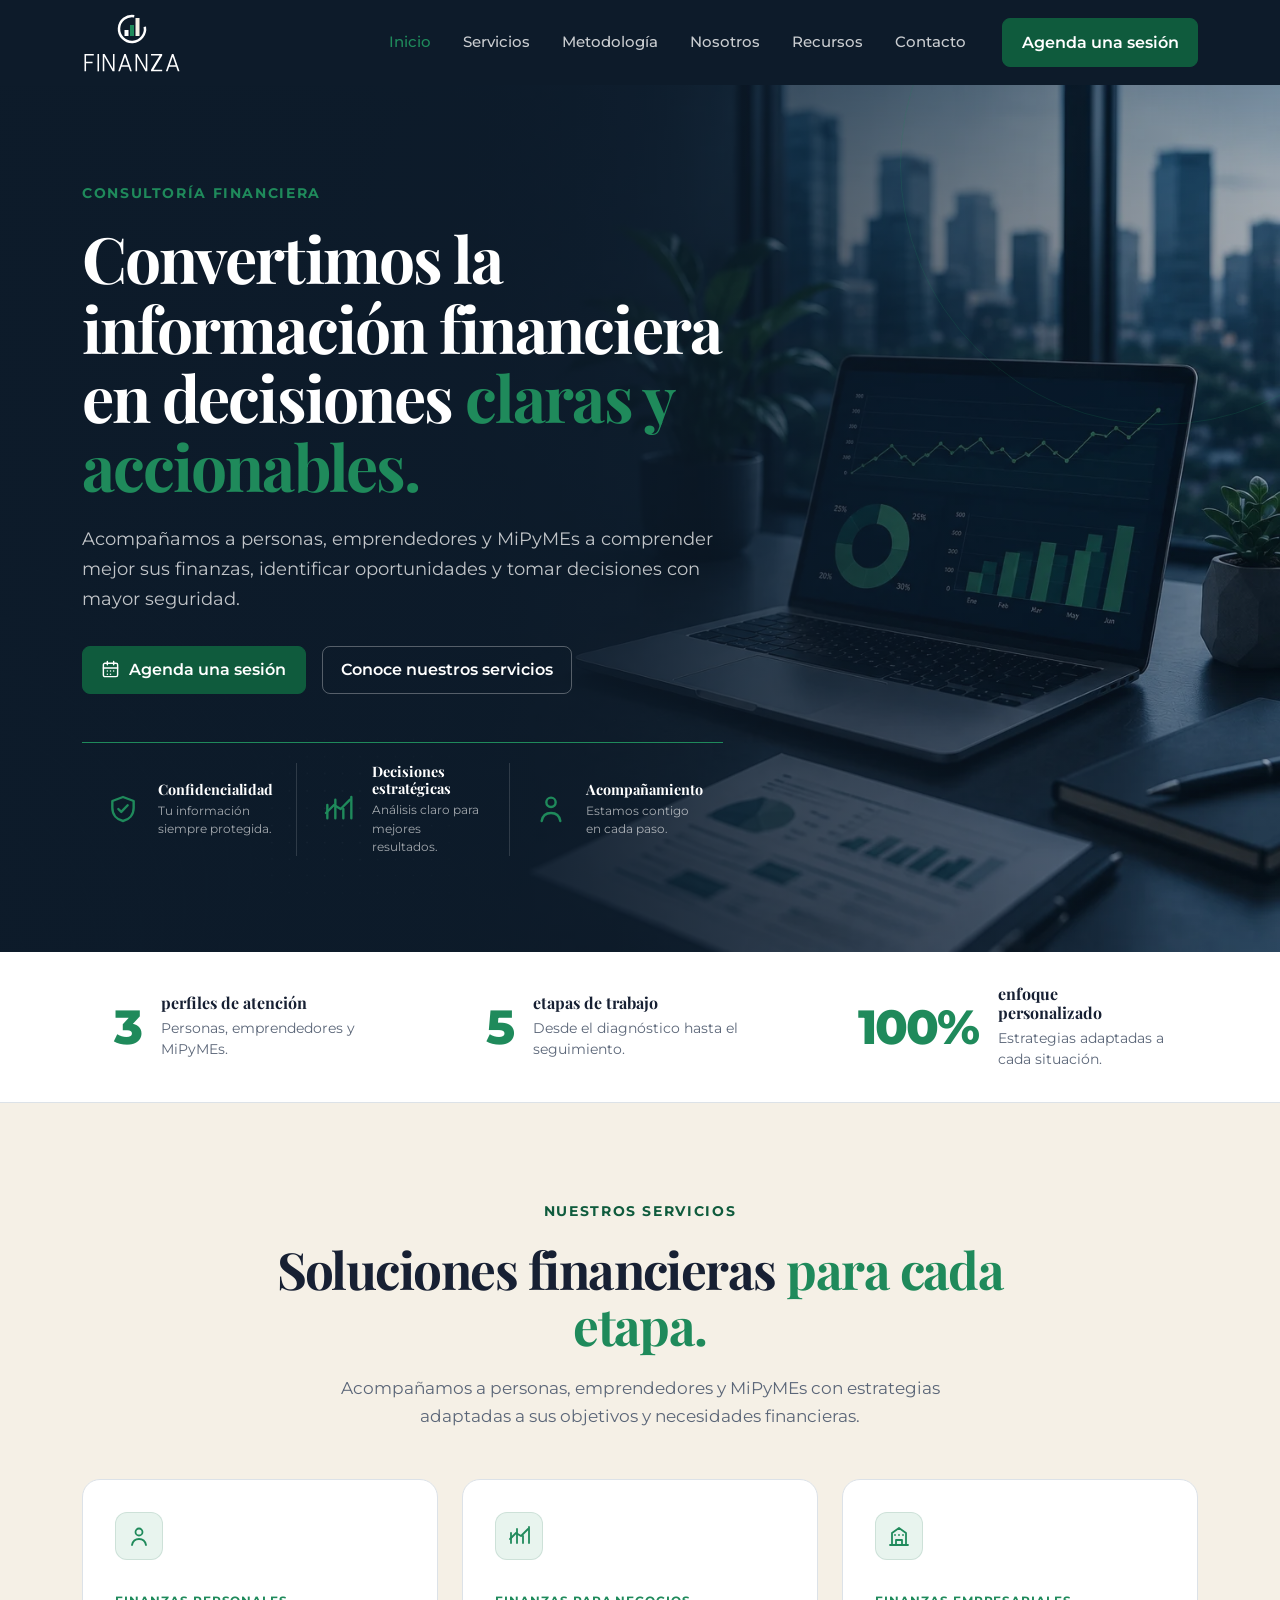
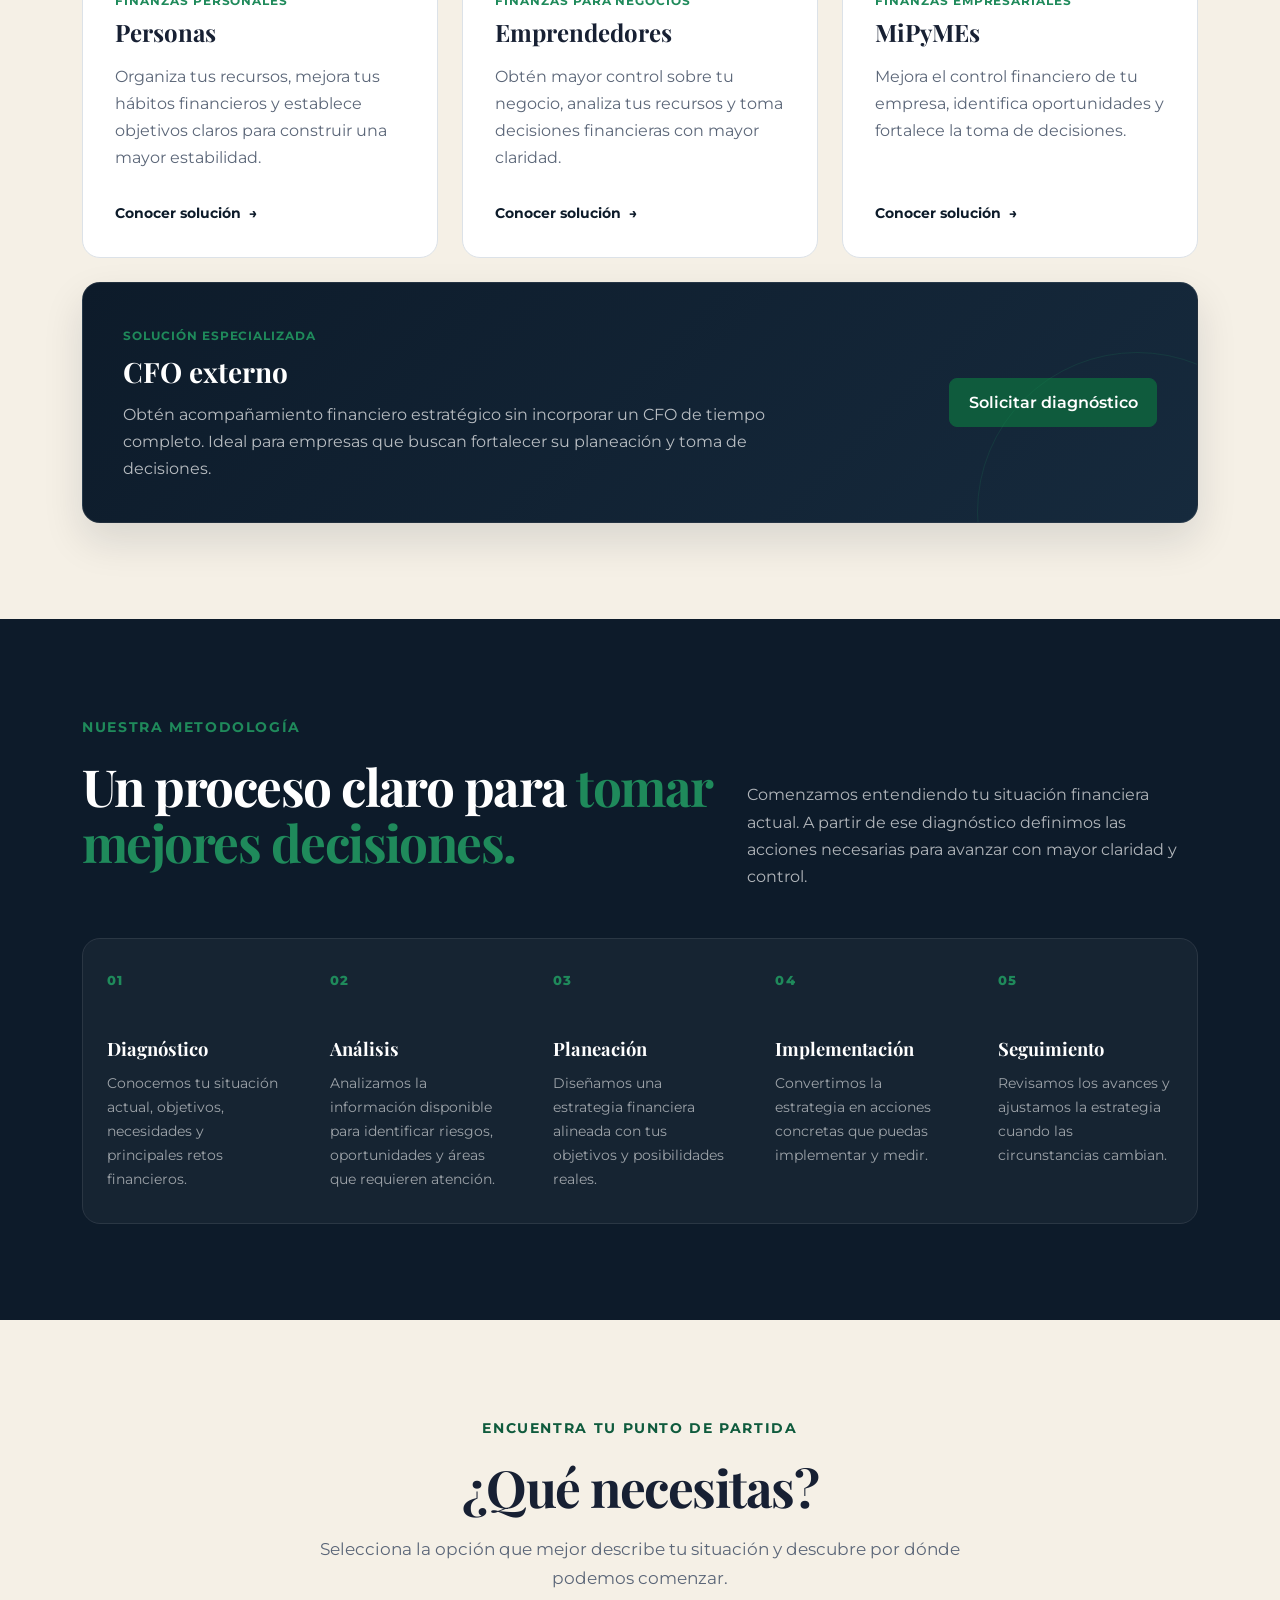
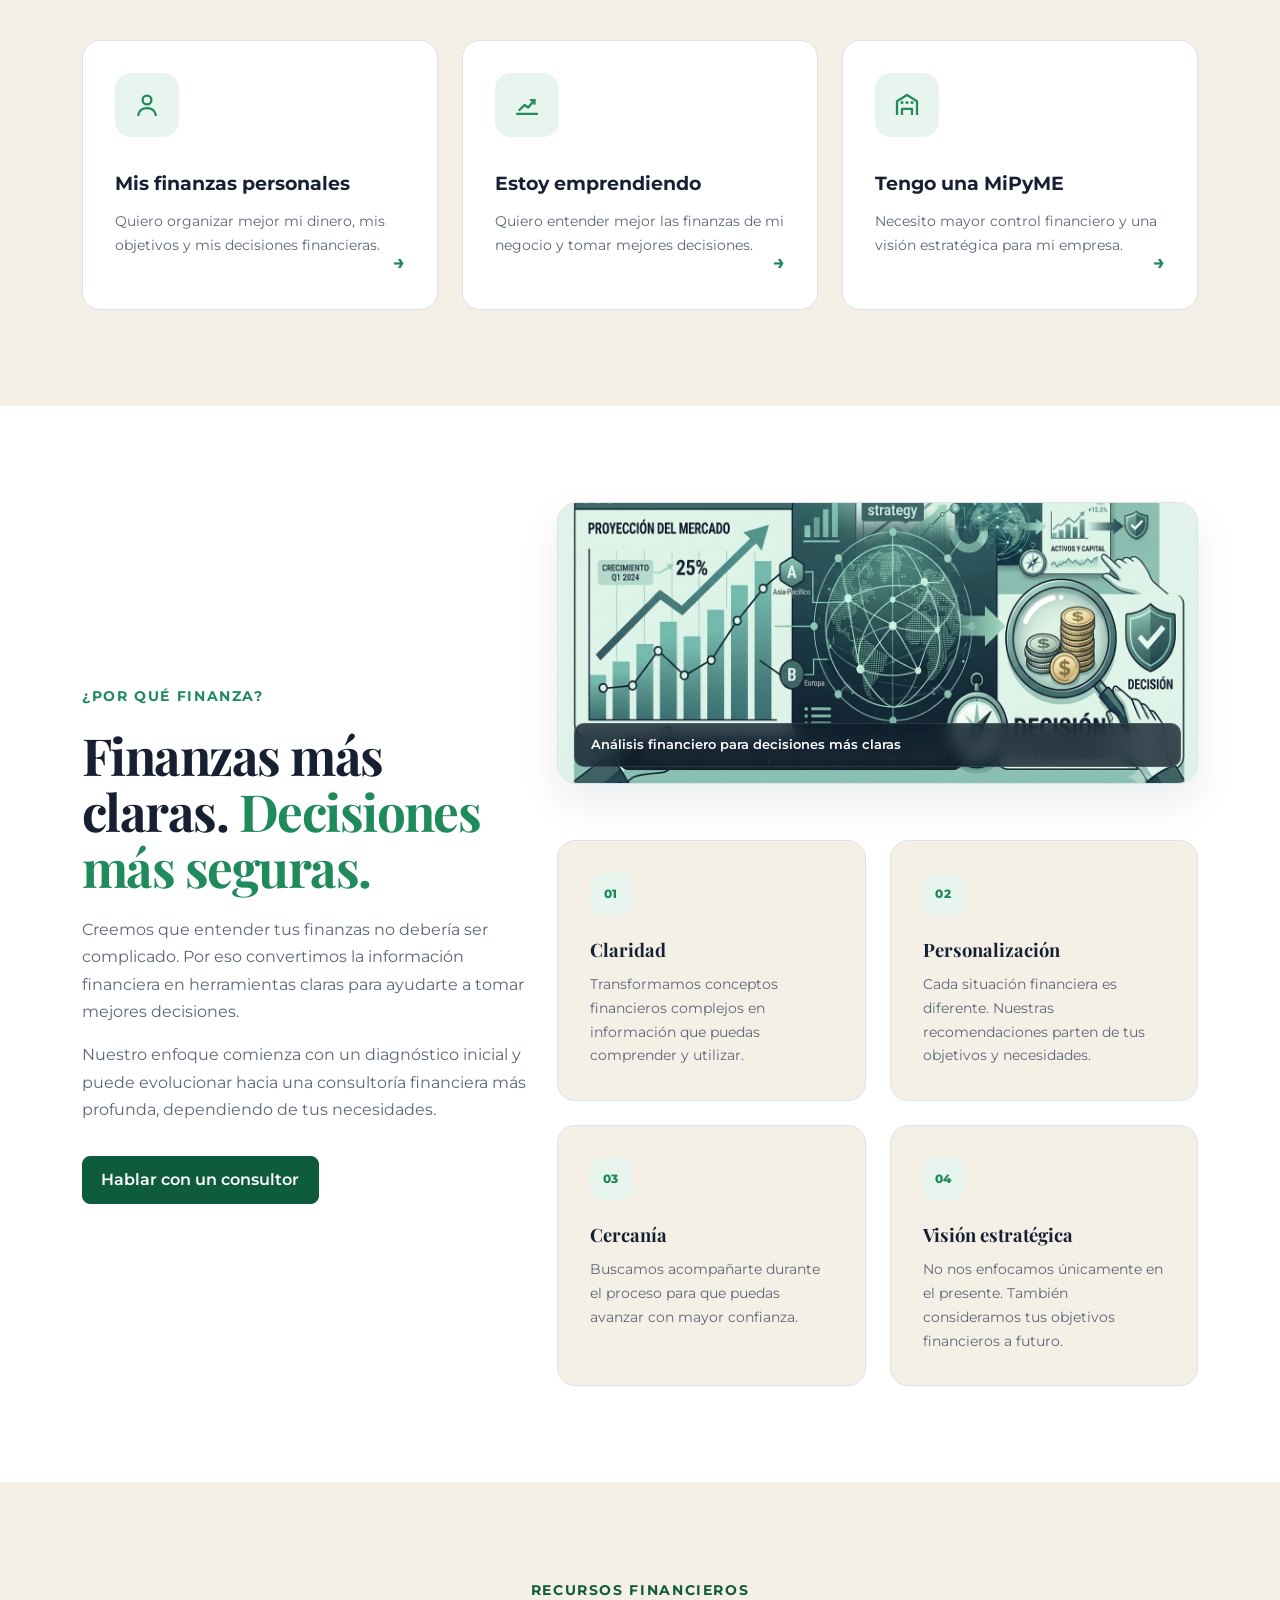
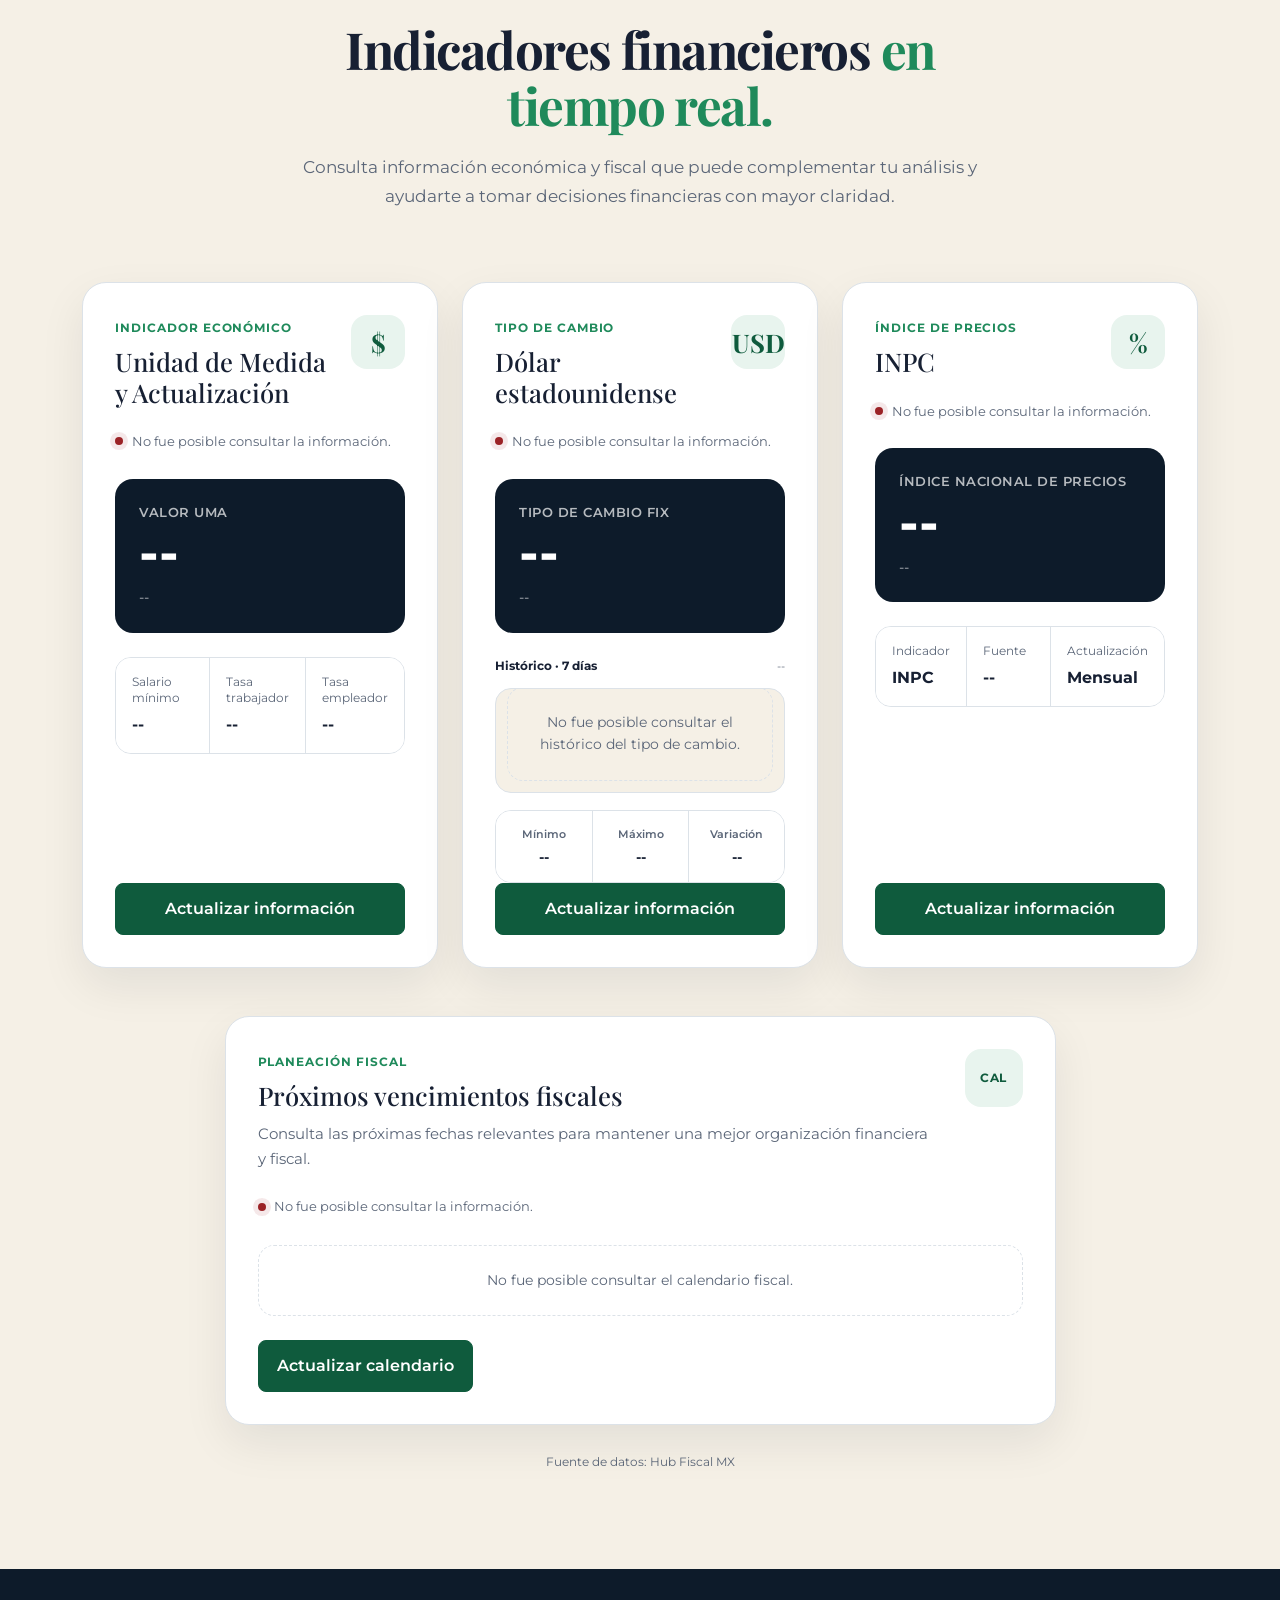
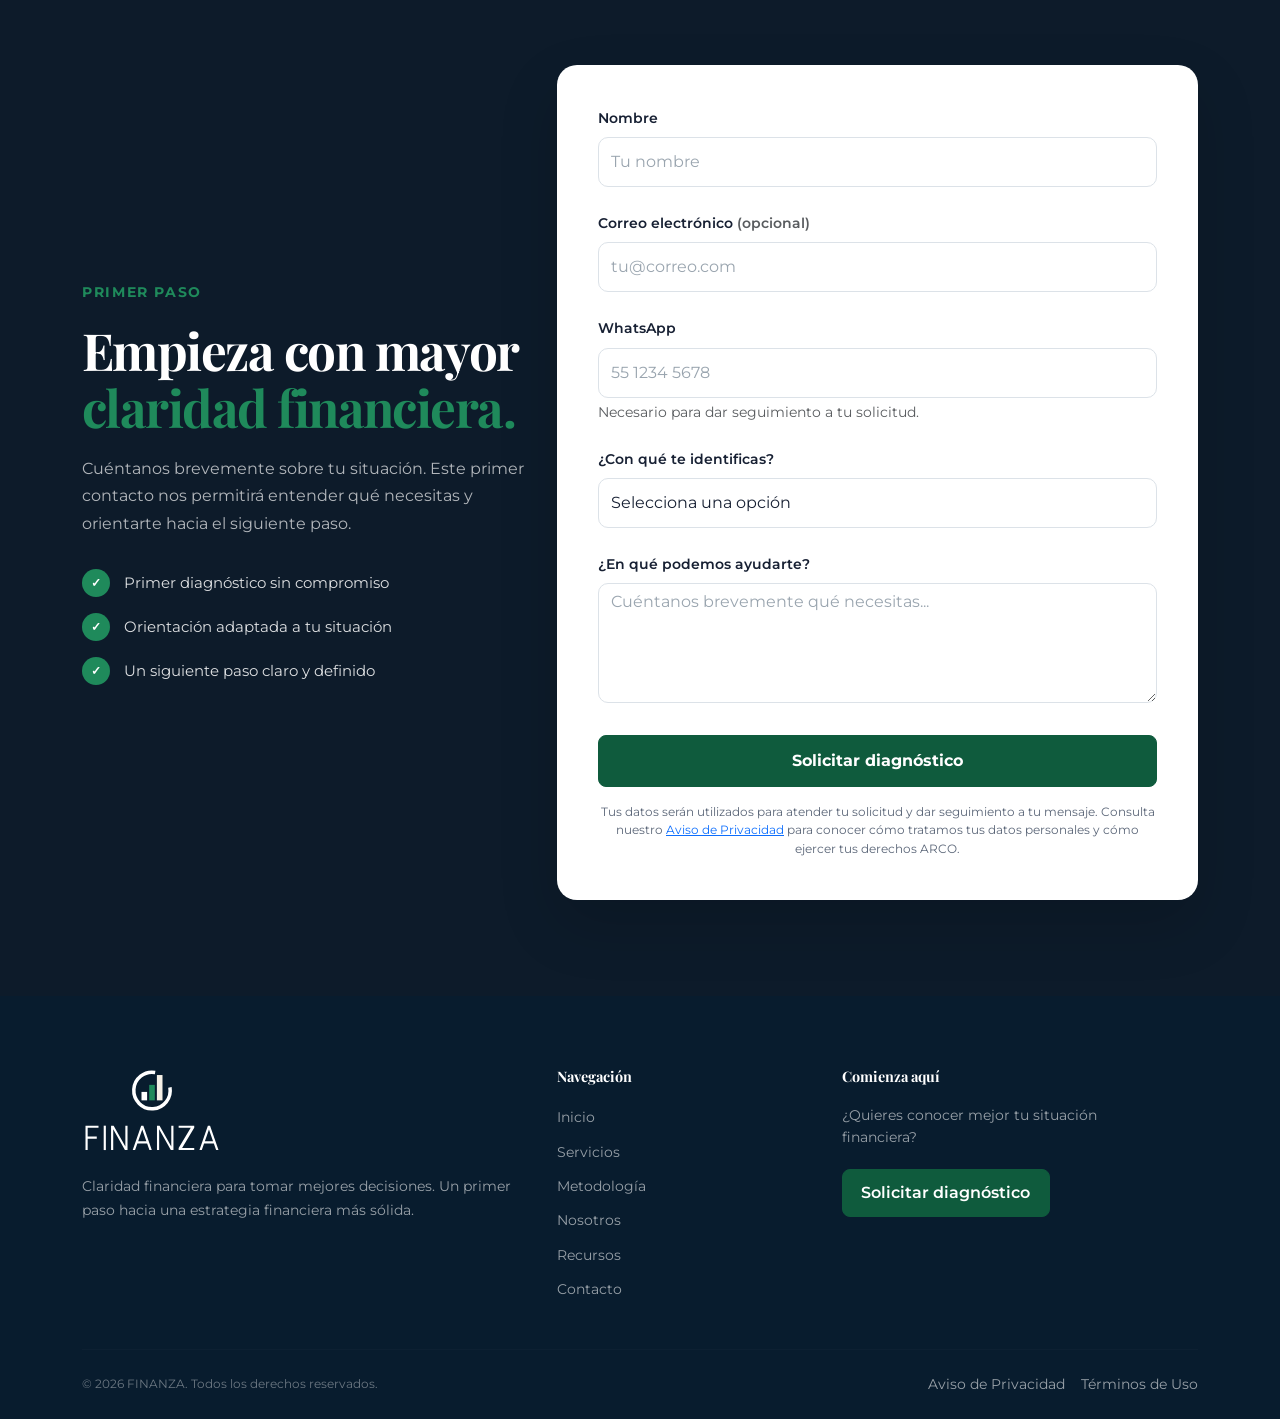
<file: index.html>
<!DOCTYPE html>
<html lang="es">

<head>
    <meta charset="UTF-8">

    <meta name="viewport" content="width=device-width, initial-scale=1.0">

    <title>FINANZA | Consultoría Financiera</title>

    <meta
        name="description"
        content="FINANZA es una consultoría financiera para personas, emprendedores y MiPyMEs. Te ayudamos a comprender tus finanzas y tomar decisiones más claras y estratégicas."
    >

    <meta
        name="author"
        content="FINANZA Consultoría Financiera"
    >

    <meta
        name="robots"
        content="index, follow"
    >

    <!-- Favicon FINANZA -->
    <link rel="icon" type="image/svg+xml" href="icons/favicon.svg">
    <link rel="icon" type="image/png" sizes="32x32" href="icons/favicon-32.png">
    <link rel="icon" type="image/png" sizes="16x16" href="icons/favicon-16.png">
    <link rel="apple-touch-icon" href="icons/apple-touch-icon.png">

    <!-- Google Fonts -->
    <link rel="preconnect" href="https://fonts.googleapis.com">
    <link
        rel="preconnect"
        href="https://fonts.gstatic.com"
        crossorigin
    >

    <link
        href="https://fonts.googleapis.com/css2?family=Montserrat:wght@400;500;600;700&family=Playfair+Display:wght@500;600;700&display=swap"
        rel="stylesheet"
    >

    <!-- Bootstrap -->
    <link
        href="https://cdn.jsdelivr.net/npm/bootstrap@5.3.8/dist/css/bootstrap.min.css"
        rel="stylesheet"
    >

    <!-- CSS FINANZA -->
    <link
        rel="stylesheet"
        href="style.css"
    >
</head>

<body>

<header>

    <nav
        class="navbar navbar-expand-lg navbar-dark finanza-navbar"
        id="mainNavbar"
    >

        <div class="container">

          <a
    class="navbar-brand finanza-brand"
    href="#inicio"
>
    <img
        src="icons/imagotipo-blanco.svg"
        alt="FINANZA Consultoría Financiera"
        class="finanza-logo"
    >
</a>

            <button
                class="navbar-toggler"
                type="button"
                data-bs-toggle="collapse"
                data-bs-target="#mainNavigation"
                aria-controls="mainNavigation"
                aria-expanded="false"
                aria-label="Abrir menú de navegación"
            >
                <span class="navbar-toggler-icon"></span>
            </button>


            <div
                class="collapse navbar-collapse"
                id="mainNavigation"
            >

                <ul class="navbar-nav ms-auto align-items-lg-center gap-lg-2">

                    <li class="nav-item">
                        <a
                            class="nav-link active"
                            aria-current="page"
                            href="#inicio"
                        >
                            Inicio
                        </a>
                    </li>

                    <li class="nav-item">
                        <a
                            class="nav-link"
                            href="#servicios"
                        >
                            Servicios
                        </a>
                    </li>

                    <li class="nav-item">
                        <a
                            class="nav-link"
                            href="#metodologia"
                        >
                            Metodología
                        </a>
                    </li>

                    <li class="nav-item">
                        <a
                            class="nav-link"
                            href="#nosotros"
                        >
                            Nosotros
                        </a>
                    </li>

                    <li class="nav-item">
                        <a
                            class="nav-link"
                            href="#recursos"
                        >
                            Recursos
                        </a>
                    </li>

                    <li class="nav-item">
                        <a
                            class="nav-link"
                            href="#contacto"
                        >
                            Contacto
                        </a>
                    </li>

                    <li class="nav-item ms-lg-3 mt-3 mt-lg-0">

                        <a
                            class="btn finanza-btn-primary"
                            href="#contacto"
                        >
                            Agenda una sesión
                        </a>

                    </li>

                </ul>

            </div>

        </div>

    </nav>

</header>


<main>


<!-- =========================================
     HERO
     ========================================= -->

<section
    id="inicio"
    class="finanza-hero"
    aria-labelledby="hero-title"
>

    <div class="container">

        <div class="row align-items-center gy-5">

            <div class="col-lg-8 col-xl-7">

                <span class="finanza-eyebrow">
                    Consultoría financiera
                </span>


                <h1
                    id="hero-title"
                    class="finanza-hero-title"
                >
                    Convertimos la información financiera en decisiones
                    <span>claras y accionables.</span>
                </h1>


                <p class="finanza-hero-description">
                    Acompañamos a personas, emprendedores y MiPyMEs a comprender mejor sus finanzas,
                    identificar oportunidades y tomar decisiones con mayor seguridad.
                </p>


                <div class="finanza-hero-actions">

                    <a
                        href="#contacto"
                        class="btn finanza-btn-primary"
                    >

                        <svg
                            class="finanza-btn-icon"
                            viewBox="0 0 24 24"
                            fill="none"
                            stroke="currentColor"
                            stroke-width="1.8"
                            stroke-linecap="round"
                            stroke-linejoin="round"
                            aria-hidden="true"
                        >
                            <rect
                                x="3"
                                y="4"
                                width="18"
                                height="17"
                                rx="2"
                            />

                            <path d="M16 2v4M8 2v4M3 10h18"/>

                            <path
                                d="M8 14h.01M12 14h.01M16 14h.01M8 18h.01M12 18h.01"
                            />
                        </svg>

                        <span>
                            Agenda una sesión
                        </span>

                    </a>


                    <a
                        href="#servicios"
                        class="btn finanza-btn-secondary"
                    >
                        Conoce nuestros servicios
                    </a>

                </div>


                <div class="finanza-hero-features">

                    <article class="finanza-hero-feature">

                        <span
                            class="finanza-hero-feature-icon"
                            aria-hidden="true"
                        >

                            <svg
                                viewBox="0 0 24 24"
                                fill="none"
                                stroke="currentColor"
                                stroke-width="1.8"
                                stroke-linecap="round"
                                stroke-linejoin="round"
                            >
                                <path
                                    d="M12 3 4 6v5c0 5.25 3.4 8.9 8 10 4.6-1.1 8-4.75 8-10V6l-8-3Z"
                                />

                                <path
                                    d="m8.5 12 2.2 2.2 4.8-5"
                                />
                            </svg>

                        </span>


                        <div>

                            <h3>
                                Confidencialidad
                            </h3>

                            <p>
                                Tu información siempre protegida.
                            </p>

                        </div>

                    </article>


                    <article class="finanza-hero-feature">

                        <span
                            class="finanza-hero-feature-icon"
                            aria-hidden="true"
                        >

                            <svg
                                viewBox="0 0 24 24"
                                fill="none"
                                stroke="currentColor"
                                stroke-width="1.8"
                                stroke-linecap="round"
                                stroke-linejoin="round"
                            >
                                <path
                                    d="M4 19V9M10 19V5M16 19v-7M22 19V3"
                                />

                                <path
                                    d="m3 15 6-6 5 3 7-7"
                                />
                            </svg>

                        </span>


                        <div>

                            <h3>
                                Decisiones estratégicas
                            </h3>

                            <p>
                                Análisis claro para mejores resultados.
                            </p>

                        </div>

                    </article>


                    <article class="finanza-hero-feature">

                        <span
                            class="finanza-hero-feature-icon"
                            aria-hidden="true"
                        >

                            <svg
                                viewBox="0 0 24 24"
                                fill="none"
                                stroke="currentColor"
                                stroke-width="1.8"
                                stroke-linecap="round"
                                stroke-linejoin="round"
                            >
                                <circle
                                    cx="12"
                                    cy="7"
                                    r="3.5"
                                />

                                <path
                                    d="M5 21c.7-4 3-6 7-6s6.3 2 7 6"
                                />
                            </svg>

                        </span>


                        <div>

                            <h3>
                                Acompañamiento
                            </h3>

                            <p>
                                Estamos contigo en cada paso.
                            </p>

                        </div>

                    </article>

                </div>

            </div>

        </div>

    </div>

</section>


<!-- =========================================
     INDICADORES GENERALES
     ========================================= -->

<section
    class="finanza-stats"
    aria-label="Características de FINANZA"
>

    <div class="container">

        <div class="row g-0">

            <div class="col-12 col-md-4">

                <div class="finanza-stat">

                    <span class="finanza-stat-number">
                        3
                    </span>

                    <div>

                        <h2 class="finanza-stat-title">
                            perfiles de atención
                        </h2>

                        <p class="finanza-stat-text">
                            Personas, emprendedores y MiPyMEs.
                        </p>

                    </div>

                </div>

            </div>


            <div class="col-12 col-md-4">

                <div class="finanza-stat">

                    <span class="finanza-stat-number">
                        5
                    </span>

                    <div>

                        <h2 class="finanza-stat-title">
                            etapas de trabajo
                        </h2>

                        <p class="finanza-stat-text">
                            Desde el diagnóstico hasta el seguimiento.
                        </p>

                    </div>

                </div>

            </div>


            <div class="col-12 col-md-4">

                <div class="finanza-stat">

                    <span class="finanza-stat-number">
                        100%
                    </span>

                    <div>

                        <h2 class="finanza-stat-title">
                            enfoque personalizado
                        </h2>

                        <p class="finanza-stat-text">
                            Estrategias adaptadas a cada situación.
                        </p>

                    </div>

                </div>

            </div>

        </div>

    </div>

</section>


<!-- =========================================
     SERVICIOS
     ========================================= -->

<section
    id="servicios"
    class="finanza-services section-padding"
    aria-labelledby="services-title"
    data-reveal
>

    <div class="container">


        <div
            class="row justify-content-center mb-5"
            data-reveal
        >

            <div class="col-lg-8 text-center">

                <span class="finanza-eyebrow finanza-eyebrow-dark">
                    Nuestros servicios
                </span>

                <h2
                    id="services-title"
                    class="finanza-section-title"
                >
                    Soluciones financieras
                    <span>para cada etapa.</span>
                </h2>

                <p class="finanza-section-description mx-auto">
                    Acompañamos a personas, emprendedores y MiPyMEs con estrategias adaptadas a sus objetivos y necesidades financieras.
                </p>

            </div>

        </div>


        <div class="row g-4">


            <!-- PERSONAS -->

            <div class="col-md-6 col-xl-4">

                <article
                    class="finanza-service-card h-100"
                    data-reveal
                    data-reveal-delay="1"
                >

                    <div
                        class="finanza-service-icon"
                        aria-hidden="true"
                    >

                        <svg
                            viewBox="0 0 24 24"
                            fill="none"
                            stroke="currentColor"
                            stroke-width="1.8"
                            stroke-linecap="round"
                            stroke-linejoin="round"
                        >
                            <circle
                                cx="12"
                                cy="8"
                                r="3.5"
                            />

                            <path
                                d="M5 21c.7-3.5 3-6 7-6s6.3 2.5 7 6"
                            />
                        </svg>

                    </div>


                    <div class="finanza-service-content">

                        <span class="finanza-service-category">
                            Finanzas personales
                        </span>

                        <h3 class="finanza-service-title">
                            Personas
                        </h3>

                        <p class="finanza-service-description">
                            Organiza tus recursos, mejora tus hábitos financieros y establece objetivos claros para construir una mayor estabilidad.
                        </p>

                        <a
                            href="#contacto"
                            class="finanza-service-link"
                            aria-label="Solicitar asesoría para finanzas personales"
                        >
                            Conocer solución
                            <span aria-hidden="true">
                                →
                            </span>
                        </a>

                    </div>

                </article>

            </div>


            <!-- EMPRENDEDORES -->

            <div class="col-md-6 col-xl-4">

                <article
                    class="finanza-service-card h-100"
                    data-reveal
                    data-reveal-delay="2"
                >

                    <div
                        class="finanza-service-icon"
                        aria-hidden="true"
                    >

                        <svg
                            viewBox="0 0 24 24"
                            fill="none"
                            stroke="currentColor"
                            stroke-width="1.8"
                            stroke-linecap="round"
                            stroke-linejoin="round"
                        >
                            <path
                                d="M4 19V9M10 19V5M16 19v-7M22 19V3"
                            />

                            <path
                                d="m3 15 6-6 5 3 7-7"
                            />
                        </svg>

                    </div>


                    <div class="finanza-service-content">

                        <span class="finanza-service-category">
                            Finanzas para negocios
                        </span>

                        <h3 class="finanza-service-title">
                            Emprendedores
                        </h3>

                        <p class="finanza-service-description">
                            Obtén mayor control sobre tu negocio, analiza tus recursos y toma decisiones financieras con mayor claridad.
                        </p>

                        <a
                            href="#contacto"
                            class="finanza-service-link"
                            aria-label="Solicitar asesoría para emprendedores"
                        >
                            Conocer solución
                            <span aria-hidden="true">
                                →
                            </span>
                        </a>

                    </div>

                </article>

            </div>


            <!-- MIPYMES -->

            <div class="col-md-6 col-xl-4">

                <article
                    class="finanza-service-card h-100"
                    data-reveal
                    data-reveal-delay="3"
                >

                    <div
                        class="finanza-service-icon"
                        aria-hidden="true"
                    >

                        <svg
                            viewBox="0 0 24 24"
                            fill="none"
                            stroke="currentColor"
                            stroke-width="1.8"
                            stroke-linecap="round"
                            stroke-linejoin="round"
                        >
                            <path
                                d="M3 21h18M5 21V9l7-5 7 5v12M9 21v-5h6v5M8 11h.01M12 11h.01M16 11h.01"
                            />
                        </svg>

                    </div>


                    <div class="finanza-service-content">

                        <span class="finanza-service-category">
                            Finanzas empresariales
                        </span>

                        <h3 class="finanza-service-title">
                            MiPyMEs
                        </h3>

                        <p class="finanza-service-description">
                            Mejora el control financiero de tu empresa, identifica oportunidades y fortalece la toma de decisiones.
                        </p>

                        <a
                            href="#contacto"
                            class="finanza-service-link"
                            aria-label="Solicitar asesoría para MiPyMEs"
                        >
                            Conocer solución
                            <span aria-hidden="true">
                                →
                            </span>
                        </a>

                    </div>

                </article>

            </div>


            <!-- CFO -->

            <div class="col-12">

                <article
                    class="finanza-service-feature"
                    data-reveal
                    data-reveal-delay="4"
                >

                    <div>

                        <span class="finanza-service-category">
                            Solución especializada
                        </span>

                        <h3 class="finanza-feature-title">
                            CFO externo
                        </h3>

                        <p class="finanza-feature-description">
                            Obtén acompañamiento financiero estratégico sin incorporar un CFO de tiempo completo.
                            Ideal para empresas que buscan fortalecer su planeación y toma de decisiones.
                        </p>

                    </div>


                    <a
                        href="#contacto"
                        class="btn finanza-btn-primary"
                    >
                        Solicitar diagnóstico
                    </a>

                </article>

            </div>

        </div>

    </div>

</section>


<!-- =========================================
     METODOLOGÍA
     ========================================= -->

<section
    id="metodologia"
    class="finanza-methodology section-padding"
    aria-labelledby="methodology-title"
    data-reveal
>

    <div class="container">


        <div class="row align-items-end gy-4 mb-5">

            <div class="col-lg-7">

                <span class="finanza-eyebrow">
                    Nuestra metodología
                </span>

                <h2
                    id="methodology-title"
                    class="finanza-section-title finanza-section-title-light"
                >
                    Un proceso claro para
                    <span>tomar mejores decisiones.</span>
                </h2>

            </div>


            <div class="col-lg-5">

                <p class="finanza-methodology-intro">
                    Comenzamos entendiendo tu situación financiera actual. A partir de ese diagnóstico definimos las acciones necesarias para avanzar con mayor claridad y control.
                </p>

            </div>

        </div>


        <div class="row g-0 finanza-methodology-grid">


            <div class="col-12 col-md-6 col-lg">

                <article
                    class="finanza-step"
                    data-reveal
                    data-reveal-delay="1"
                >

                    <span class="finanza-step-number">
                        01
                    </span>

                    <h3 class="finanza-step-title">
                        Diagnóstico
                    </h3>

                    <p class="finanza-step-description">
                        Conocemos tu situación actual, objetivos, necesidades y principales retos financieros.
                    </p>

                </article>

            </div>


            <div class="col-12 col-md-6 col-lg">

                <article
                    class="finanza-step"
                    data-reveal
                    data-reveal-delay="2"
                >

                    <span class="finanza-step-number">
                        02
                    </span>

                    <h3 class="finanza-step-title">
                        Análisis
                    </h3>

                    <p class="finanza-step-description">
                        Analizamos la información disponible para identificar riesgos, oportunidades y áreas que requieren atención.
                    </p>

                </article>

            </div>


            <div class="col-12 col-md-6 col-lg">

                <article
                    class="finanza-step"
                    data-reveal
                    data-reveal-delay="3"
                >

                    <span class="finanza-step-number">
                        03
                    </span>

                    <h3 class="finanza-step-title">
                        Planeación
                    </h3>

                    <p class="finanza-step-description">
                        Diseñamos una estrategia financiera alineada con tus objetivos y posibilidades reales.
                    </p>

                </article>

            </div>


            <div class="col-12 col-md-6 col-lg">

                <article
                    class="finanza-step"
                    data-reveal
                    data-reveal-delay="4"
                >

                    <span class="finanza-step-number">
                        04
                    </span>

                    <h3 class="finanza-step-title">
                        Implementación
                    </h3>

                    <p class="finanza-step-description">
                        Convertimos la estrategia en acciones concretas que puedas implementar y medir.
                    </p>

                </article>

            </div>


            <div class="col-12 col-md-6 col-lg">

                <article
                    class="finanza-step"
                    data-reveal
                    data-reveal-delay="5"
                >

                    <span class="finanza-step-number">
                        05
                    </span>

                    <h3 class="finanza-step-title">
                        Seguimiento
                    </h3>

                    <p class="finanza-step-description">
                        Revisamos los avances y ajustamos la estrategia cuando las circunstancias cambian.
                    </p>

                </article>

            </div>

        </div>

    </div>

</section>


<!-- =========================================
     ORIENTACIÓN FINANCIERA
     ========================================= -->

<section
    id="orientacion"
    class="finanza-orientation section-padding"
    aria-labelledby="orientation-title"
>

    <div class="container">


        <div class="row justify-content-center">

            <div class="col-lg-8 text-center">

                <span class="finanza-eyebrow finanza-eyebrow-dark">
                    Encuentra tu punto de partida
                </span>

                <h2
                    id="orientation-title"
                    class="finanza-section-title"
                >
                    ¿Qué necesitas?
                </h2>

                <p class="finanza-section-description mx-auto">
                    Selecciona la opción que mejor describe tu situación y descubre por dónde podemos comenzar.
                </p>

            </div>

        </div>


        <div
            id="orientationOptions"
            class="row g-4 justify-content-center mt-4"
        >


            <!-- PERSONA -->

            <div class="col-md-4">

                <button
                    type="button"
                    class="finanza-orientation-card"
                    data-profile="persona"
                    aria-pressed="false"
                >

                    <span
                        class="finanza-orientation-icon"
                        aria-hidden="true"
                    >

                        <svg
                            viewBox="0 0 24 24"
                            fill="none"
                            xmlns="http://www.w3.org/2000/svg"
                        >

                            <circle
                                cx="12"
                                cy="8"
                                r="3.5"
                                stroke="currentColor"
                                stroke-width="1.8"
                            />

                            <path
                                d="M5 20c.7-3.5 3.2-5.5 7-5.5s6.3 2 7 5.5"
                                stroke="currentColor"
                                stroke-width="1.8"
                                stroke-linecap="round"
                            />

                        </svg>

                    </span>


                    <span class="finanza-orientation-title">
                        Mis finanzas personales
                    </span>


                    <span class="finanza-orientation-description">
                        Quiero organizar mejor mi dinero, mis objetivos y mis decisiones financieras.
                    </span>


                    <span
                        class="finanza-orientation-arrow"
                        aria-hidden="true"
                    >
                        →
                    </span>

                </button>

            </div>


            <!-- EMPRENDEDOR -->

            <div class="col-md-4">

                <button
                    type="button"
                    class="finanza-orientation-card"
                    data-profile="emprendedor"
                    aria-pressed="false"
                >

                    <span
                        class="finanza-orientation-icon"
                        aria-hidden="true"
                    >

                        <svg
                            viewBox="0 0 24 24"
                            fill="none"
                            xmlns="http://www.w3.org/2000/svg"
                        >

                            <path
                                d="M4 19h16"
                                stroke="currentColor"
                                stroke-width="1.8"
                                stroke-linecap="round"
                            />

                            <path
                                d="M6 16l4-4 3 2 5-6"
                                stroke="currentColor"
                                stroke-width="1.8"
                                stroke-linecap="round"
                                stroke-linejoin="round"
                            />

                            <path
                                d="M15 8h3v3"
                                stroke="currentColor"
                                stroke-width="1.8"
                                stroke-linecap="round"
                                stroke-linejoin="round"
                            />

                        </svg>

                    </span>


                    <span class="finanza-orientation-title">
                        Estoy emprendiendo
                    </span>


                    <span class="finanza-orientation-description">
                        Quiero entender mejor las finanzas de mi negocio y tomar mejores decisiones.
                    </span>


                    <span
                        class="finanza-orientation-arrow"
                        aria-hidden="true"
                    >
                        →
                    </span>

                </button>

            </div>


            <!-- MIPYME -->

            <div class="col-md-4">

                <button
                    type="button"
                    class="finanza-orientation-card"
                    data-profile="mipyme"
                    aria-pressed="false"
                >

                    <span
                        class="finanza-orientation-icon"
                        aria-hidden="true"
                    >

                        <svg
                            viewBox="0 0 24 24"
                            fill="none"
                            xmlns="http://www.w3.org/2000/svg"
                        >

                            <path
                                d="M4 20V9l8-5 8 5v11"
                                stroke="currentColor"
                                stroke-width="1.8"
                                stroke-linejoin="round"
                            />

                            <path
                                d="M8 20v-5h8v5"
                                stroke="currentColor"
                                stroke-width="1.8"
                                stroke-linejoin="round"
                            />

                            <path
                                d="M8 10h.01M12 10h.01M16 10h.01"
                                stroke="currentColor"
                                stroke-width="2.4"
                                stroke-linecap="round"
                            />

                        </svg>

                    </span>


                    <span class="finanza-orientation-title">
                        Tengo una MiPyME
                    </span>


                    <span class="finanza-orientation-description">
                        Necesito mayor control financiero y una visión estratégica para mi empresa.
                    </span>


                    <span
                        class="finanza-orientation-arrow"
                        aria-hidden="true"
                    >
                        →
                    </span>

                </button>

            </div>

        </div>


        <div
            id="orientationResult"
            class="finanza-orientation-result"
            aria-live="polite"
            hidden
        >

            <div>

                <span
                    id="orientationResultCategory"
                    class="finanza-service-category"
                ></span>


                <h3
                    id="orientationResultTitle"
                    class="finanza-orientation-result-title"
                ></h3>


                <p
                    id="orientationResultDescription"
                    class="finanza-orientation-result-description"
                ></p>

            </div>


            <a
                id="orientationResultAction"
                href="#contacto"
                class="btn finanza-btn-primary"
            >
                Comenzar diagnóstico
            </a>

        </div>

    </div>

</section>


<!-- =========================================
     NOSOTROS
     ========================================= -->

<section
    id="nosotros"
    class="finanza-about section-padding"
    aria-labelledby="about-title"
>

    <div class="container">

        <div class="row align-items-center gy-5">


            <div class="col-lg-5">

                <span class="finanza-eyebrow">
                    ¿Por qué FINANZA?
                </span>


                <h2
                    id="about-title"
                    class="finanza-section-title"
                >
                    Finanzas más claras.
                    <span>Decisiones más seguras.</span>
                </h2>


                <p class="finanza-about-description">
                    Creemos que entender tus finanzas no debería ser complicado. Por eso convertimos la información financiera en herramientas claras para ayudarte a tomar mejores decisiones.
                </p>


                <p class="finanza-about-description">
                    Nuestro enfoque comienza con un diagnóstico inicial y puede evolucionar hacia una consultoría financiera más profunda, dependiendo de tus necesidades.
                </p>


                <a
                    href="#contacto"
                    class="btn finanza-btn-primary mt-3"
                >
                    Hablar con un consultor
                </a>

            </div>


            <div class="col-lg-7">

                <figure class="finanza-about-image">

                    <img
                        src="images/finanza-about.webp"
                        alt="Análisis y planeación financiera"
                        loading="lazy"
                    >

                    <figcaption>
                        Análisis financiero para decisiones más claras
                    </figcaption>

                </figure>


                <div class="row g-4 mt-1">


                    <div class="col-md-6">

                        <article class="finanza-about-card">

                            <span class="finanza-about-number">
                                01
                            </span>

                            <h3>
                                Claridad
                            </h3>

                            <p>
                                Transformamos conceptos financieros complejos en información que puedas comprender y utilizar.
                            </p>

                        </article>

                    </div>


                    <div class="col-md-6">

                        <article class="finanza-about-card">

                            <span class="finanza-about-number">
                                02
                            </span>

                            <h3>
                                Personalización
                            </h3>

                            <p>
                                Cada situación financiera es diferente. Nuestras recomendaciones parten de tus objetivos y necesidades.
                            </p>

                        </article>

                    </div>


                    <div class="col-md-6">

                        <article class="finanza-about-card">

                            <span class="finanza-about-number">
                                03
                            </span>

                            <h3>
                                Cercanía
                            </h3>

                            <p>
                                Buscamos acompañarte durante el proceso para que puedas avanzar con mayor confianza.
                            </p>

                        </article>

                    </div>


                    <div class="col-md-6">

                        <article class="finanza-about-card">

                            <span class="finanza-about-number">
                                04
                            </span>

                            <h3>
                                Visión estratégica
                            </h3>

                            <p>
                                No nos enfocamos únicamente en el presente. También consideramos tus objetivos financieros a futuro.
                            </p>

                        </article>

                    </div>

                </div>

            </div>

        </div>

    </div>

</section>


<!-- =========================================
     RECURSOS
     ========================================= -->

<section
    id="recursos"
    class="finanza-resources section-padding"
    aria-labelledby="resources-title"
>

    <div class="container">


        <!-- ENCABEZADO -->

        <div class="row justify-content-center text-center">

            <div class="col-lg-8">

                <span class="finanza-eyebrow finanza-eyebrow-dark">
                    Recursos financieros
                </span>


                <h2
                    id="resources-title"
                    class="finanza-section-title"
                >
                    Indicadores financieros
                    <span>en tiempo real.</span>
                </h2>


                <p class="finanza-section-description mx-auto">
                    Consulta información económica y fiscal que puede complementar tu análisis y ayudarte a tomar decisiones financieras con mayor claridad.
                </p>

            </div>

        </div>


        <!-- =====================================
             INDICADORES
             ===================================== -->

        <div class="row g-4 justify-content-center mt-5">


            <!-- UMA -->

            <div class="col-md-6 col-xl-4">

                <article class="finanza-indicator-card">


                    <div class="finanza-indicator-header">

                        <div>

                            <span class="finanza-service-category">
                                Indicador económico
                            </span>

                            <h3 class="finanza-indicator-title">
                                Unidad de Medida y Actualización
                            </h3>

                        </div>


                        <span
                            class="finanza-indicator-icon"
                            aria-hidden="true"
                        >
                            $
                        </span>

                    </div>


                    <div
                        id="umaStatus"
                        class="finanza-indicator-status"
                        aria-live="polite"
                    >
                        Consultando información...
                    </div>


                    <div class="finanza-indicator-value">

                        <span class="finanza-indicator-label">
                            Valor UMA
                        </span>

                        <strong id="umaValue">
                            --
                        </strong>

                        <span
                            id="umaYear"
                            class="finanza-indicator-year"
                        >
                            --
                        </span>

                    </div>


                    <div class="finanza-indicator-details">


                        <div>

                            <span>
                                Salario mínimo
                            </span>

                            <strong id="umaSalary">
                                --
                            </strong>

                        </div>


                        <div>

                            <span>
                                Tasa trabajador
                            </span>

                            <strong id="umaEmployeeRate">
                                --
                            </strong>

                        </div>


                        <div>

                            <span>
                                Tasa empleador
                            </span>

                            <strong id="umaEmployerRate">
                                --
                            </strong>

                        </div>

                    </div>


                    <button
                        type="button"
                        id="umaRefresh"
                        class="btn finanza-btn-primary w-100 mt-4"
                    >
                        Actualizar información
                    </button>

                </article>

            </div>


            <!-- HISTÓRICO FIX -->

            <div class="col-md-6 col-xl-4">

                <article
                    class="finanza-indicator-card finanza-fx-card"
                >


                    <div class="finanza-indicator-header">

                        <div>

                            <span class="finanza-service-category">
                                Tipo de cambio
                            </span>

                            <h3 class="finanza-indicator-title">
                                Dólar estadounidense
                            </h3>

                        </div>


                        <span
                            class="finanza-indicator-icon"
                            aria-hidden="true"
                        >
                            USD
                        </span>

                    </div>


                    <div
                        id="fxStatus"
                        class="finanza-indicator-status"
                        aria-live="polite"
                    >
                        Consultando histórico...
                    </div>


                    <div class="finanza-indicator-value">

                        <span class="finanza-indicator-label">
                            Tipo de cambio FIX
                        </span>

                        <strong id="fxValue">
                            --
                        </strong>

                        <span
                            id="fxDate"
                            class="finanza-indicator-year"
                        >
                            --
                        </span>

                    </div>


                    <!-- GRÁFICA -->

                    <div class="finanza-fx-chart-wrapper">

                        <div class="finanza-fx-chart-header">

                            <span>
                                Histórico · 7 días
                            </span>

                            <small id="fxSource">
                                --
                            </small>

                        </div>


                        <div
                            id="fxChart"
                            class="finanza-fx-chart"
                            aria-label="Histórico del tipo de cambio FIX de los últimos 7 días"
                        >
                        </div>

                    </div>


                    <!-- RESUMEN -->

                    <div class="finanza-fx-summary">


                        <div>

                            <span>
                                Mínimo
                            </span>

                            <strong id="fxMin">
                                --
                            </strong>

                        </div>


                        <div>

                            <span>
                                Máximo
                            </span>

                            <strong id="fxMax">
                                --
                            </strong>

                        </div>


                        <div>

                            <span>
                                Variación
                            </span>

                            <strong id="fxChange">
                                --
                            </strong>

                        </div>

                    </div>


                    <button
                        type="button"
                        id="fxRefresh"
                        class="btn finanza-btn-primary w-100 mt-4"
                    >
                        Actualizar información
                    </button>

                </article>

            </div>


            <!-- INPC -->

            <div class="col-md-6 col-xl-4">

                <article class="finanza-indicator-card">


                    <div class="finanza-indicator-header">

                        <div>

                            <span class="finanza-service-category">
                                Índice de precios
                            </span>

                            <h3 class="finanza-indicator-title">
                                INPC
                            </h3>

                        </div>


                        <span
                            class="finanza-indicator-icon"
                            aria-hidden="true"
                        >
                            %
                        </span>

                    </div>


                    <div
                        id="inpcStatus"
                        class="finanza-indicator-status"
                        aria-live="polite"
                    >
                        Consultando información...
                    </div>


                    <div class="finanza-indicator-value">

                        <span class="finanza-indicator-label">
                            Índice Nacional de Precios
                        </span>

                        <strong id="inpcValue">
                            --
                        </strong>

                        <span
                            id="inpcPeriod"
                            class="finanza-indicator-year"
                        >
                            --
                        </span>

                    </div>


                    <div class="finanza-indicator-details">


                        <div>

                            <span>
                                Indicador
                            </span>

                            <strong>
                                INPC
                            </strong>

                        </div>


                        <div>

                            <span>
                                Fuente
                            </span>

                            <strong id="inpcSource">
                                INEGI
                            </strong>

                        </div>


                        <div>

                            <span>
                                Actualización
                            </span>

                            <strong>
                                Mensual
                            </strong>

                        </div>

                    </div>


                    <button
                        type="button"
                        id="inpcRefresh"
                        class="btn finanza-btn-primary w-100 mt-4"
                    >
                        Actualizar información
                    </button>

                </article>

            </div>

        </div>


        <!-- =====================================
             CALENDARIO FISCAL
             ===================================== -->

        <div class="row justify-content-center mt-5">

            <div class="col-lg-10 col-xl-9">

                <article class="finanza-calendar-card">


                    <div class="finanza-calendar-header">

                        <div>

                            <span class="finanza-service-category">
                                Planeación fiscal
                            </span>

                            <h3 class="finanza-calendar-title">
                                Próximos vencimientos fiscales
                            </h3>

                            <p class="finanza-calendar-description">
                                Consulta las próximas fechas relevantes para mantener una mejor organización financiera y fiscal.
                            </p>

                        </div>


                        <span
                            class="finanza-calendar-icon"
                            aria-hidden="true"
                        >
                            CAL
                        </span>

                    </div>


                    <div
                        id="calendarStatus"
                        class="finanza-indicator-status"
                        aria-live="polite"
                    >
                        Consultando calendario fiscal...
                    </div>


                    <div
                        id="calendarList"
                        class="finanza-calendar-list"
                    >
                    </div>


                    <button
                        type="button"
                        id="calendarRefresh"
                        class="btn finanza-btn-primary mt-4"
                    >
                        Actualizar calendario
                    </button>

                </article>

            </div>

        </div>


        <!-- FUENTE -->

        <div class="text-center mt-4">

            <small class="finanza-resource-source">
                Fuente de datos: Hub Fiscal MX
            </small>

        </div>

    </div>

</section>


<!-- =========================================
     CONTACTO
     ========================================= -->

<section
    id="contacto"
    class="finanza-contact section-padding"
    aria-labelledby="contact-title"
>

    <div class="container">

        <div class="row align-items-center gy-5">


            <!-- INFORMACIÓN -->

            <div class="col-lg-5">

                <span class="finanza-eyebrow">
                    Primer paso
                </span>


                <h2
                    id="contact-title"
                    class="finanza-section-title finanza-section-title-light"
                >
                    Empieza con mayor
                    <span>claridad financiera.</span>
                </h2>


                <p class="finanza-contact-description">
                    Cuéntanos brevemente sobre tu situación. Este primer contacto nos permitirá entender qué necesitas y orientarte hacia el siguiente paso.
                </p>


                <div class="finanza-contact-points">


                    <div class="finanza-contact-point">

                        <span
                            class="finanza-contact-point-icon"
                            aria-hidden="true"
                        >
                            ✓
                        </span>

                        <span>
                            Primer diagnóstico sin compromiso
                        </span>

                    </div>


                    <div class="finanza-contact-point">

                        <span
                            class="finanza-contact-point-icon"
                            aria-hidden="true"
                        >
                            ✓
                        </span>

                        <span>
                            Orientación adaptada a tu situación
                        </span>

                    </div>


                    <div class="finanza-contact-point">

                        <span
                            class="finanza-contact-point-icon"
                            aria-hidden="true"
                        >
                            ✓
                        </span>

                        <span>
                            Un siguiente paso claro y definido
                        </span>

                    </div>

                </div>

            </div>


            <!-- FORMULARIO -->

            <div class="col-lg-7">

                <div class="finanza-contact-form-wrapper">


                    <form
                        id="contactForm"
                        class="finanza-contact-form"
                        novalidate
                    >

                        <!-- Protección básica contra spam -->

                        <input
                            type="checkbox"
                            name="botcheck"
                            tabindex="-1"
                            autocomplete="off"
                            style="display: none;"
                        >


                        <!-- NOMBRE -->

                        <div class="mb-4">

                            <label
                                for="name"
                                class="form-label"
                            >
                                Nombre
                            </label>

                            <input
                                type="text"
                                id="name"
                                name="name"
                                class="form-control"
                                placeholder="Tu nombre"
                                autocomplete="name"
                                required
                            >

                        </div>


                        <!-- CORREO -->

                        <div class="mb-4">

                            <label
                                for="email"
                                class="form-label"
                            >
                                Correo electrónico
                                <span class="text-muted">
                                    (opcional)
                                </span>
                            </label>

                            <input
                                type="email"
                                id="email"
                                name="email"
                                class="form-control"
                                placeholder="tu@correo.com"
                                autocomplete="email"
                            >

                        </div>


                        <!-- WHATSAPP -->

                        <div class="mb-4">

                            <label
                                for="whatsapp"
                                class="form-label"
                            >
                                WhatsApp
                            </label>

                            <input
                                type="tel"
                                id="whatsapp"
                                name="whatsapp"
                                class="form-control"
                                placeholder="55 1234 5678"
                                autocomplete="tel"
                                inputmode="tel"
                                minlength="10"
                                maxlength="17"
                                pattern="[0-9\s()+-]{10,17}"
                                aria-describedby="whatsappHelp"
                                required
                            >

                            <div
                                id="whatsappHelp"
                                class="form-text"
                            >
                                Necesario para dar seguimiento a tu solicitud.
                            </div>

                        </div>


                        <!-- PERFIL -->

                        <div class="mb-4">

                            <label
                                for="profile"
                                class="form-label"
                            >
                                ¿Con qué te identificas?
                            </label>

                            <select
                                id="profile"
                                name="profile"
                                class="form-select"
                                required
                            >

                                <option
                                    value=""
                                    selected
                                    disabled
                                >
                                    Selecciona una opción
                                </option>

                                <option value="persona">
                                    Finanzas personales
                                </option>

                                <option value="emprendedor">
                                    Emprendedor
                                </option>

                                <option value="mipyme">
                                    MiPyME
                                </option>

                            </select>

                        </div>


                        <!-- MENSAJE -->

                        <div class="mb-4">

                            <label
                                for="message"
                                class="form-label"
                            >
                                ¿En qué podemos ayudarte?
                            </label>

                            <textarea
                                id="message"
                                name="message"
                                class="form-control"
                                rows="4"
                                placeholder="Cuéntanos brevemente qué necesitas..."
                                required
                            ></textarea>

                        </div>


                        <!-- BOTÓN -->

                        <button
                            type="submit"
                            class="btn finanza-btn-primary w-100"
                        >
                            Solicitar diagnóstico
                        </button>


                        <p class="finanza-form-disclaimer">
                            Tus datos serán utilizados para atender tu solicitud y dar seguimiento a tu mensaje.
                            Consulta nuestro
                            <a href="aviso-privacidad.html">Aviso de Privacidad</a>
                            para conocer cómo tratamos tus datos personales y cómo ejercer tus derechos ARCO.
                        </p>

                    </form>


                    <!-- MENSAJE DE ÉXITO -->

                    <div
                        id="formSuccess"
                        class="finanza-form-success"
                        aria-live="polite"
                        tabindex="-1"
                        hidden
                    >

                        <span
                            class="finanza-form-success-icon"
                            aria-hidden="true"
                        >
                            ✓
                        </span>


                        <h3>
                            Solicitud recibida
                        </h3>


                        <p>
                            Gracias por contactarnos. Hemos recibido tu información y podremos orientarte sobre el siguiente paso.
                        </p>

                    </div>

                </div>

            </div>

        </div>

    </div>

</section>


</main>


<!-- =========================================
     FOOTER
     ========================================= -->

<footer class="finanza-footer">

    <div class="container">

        <div class="row gy-5">


            <!-- MARCA -->

            <div class="col-lg-5">

                <a
    href="#inicio"
    class="finanza-footer-brand"
    aria-label="FINANZA - Ir al inicio"
>
    <img
        src="icons/imagotipo-blanco.svg"
        alt="FINANZA"
        class="finanza-footer-logo"
    >
</a>


                <p class="finanza-footer-description">
                    Claridad financiera para tomar mejores decisiones.
                    Un primer paso hacia una estrategia financiera más sólida.
                </p>

            </div>


            <!-- NAVEGACIÓN -->

            <div class="col-6 col-lg-3">

                <h2 class="finanza-footer-title">
                    Navegación
                </h2>


                <ul class="finanza-footer-links">

                    <li>
                        <a href="#inicio">
                            Inicio
                        </a>
                    </li>

                    <li>
                        <a href="#servicios">
                            Servicios
                        </a>
                    </li>

                    <li>
                        <a href="#metodologia">
                            Metodología
                        </a>
                    </li>

                    <li>
                        <a href="#nosotros">
                            Nosotros
                        </a>
                    </li>

                    <li>
                        <a href="#recursos">
                            Recursos
                        </a>
                    </li>

                    <li>
                        <a href="#contacto">
                            Contacto
                        </a>
                    </li>

                </ul>

            </div>


            <!-- CONTACTO -->

            <div class="col-6 col-lg-4">

                <h2 class="finanza-footer-title">
                    Comienza aquí
                </h2>


                <p class="finanza-footer-contact">
                    ¿Quieres conocer mejor tu situación financiera?
                </p>


                <a
                    href="#contacto"
                    class="btn finanza-btn-primary"
                >
                    Solicitar diagnóstico
                </a>

            </div>

        </div>


        <hr class="finanza-footer-divider">


        <div class="finanza-footer-bottom">

            <p>
                ©
                <span id="currentYear"></span>
                FINANZA. Todos los derechos reservados.
            </p>


            <div class="d-flex flex-wrap gap-3">
                <a href="aviso-privacidad.html">
                    Aviso de Privacidad
                </a>
                <a href="terminos-uso.html">
                    Términos de Uso
                </a>
            </div>

        </div>

    </div>

</footer>


<!-- =========================================
     SCRIPTS
     ========================================= -->

<script
    src="https://cdn.jsdelivr.net/npm/bootstrap@5.3.8/dist/js/bootstrap.bundle.min.js"
></script>

<script
    src="script.js"
></script>

</body>
</html>
</file>
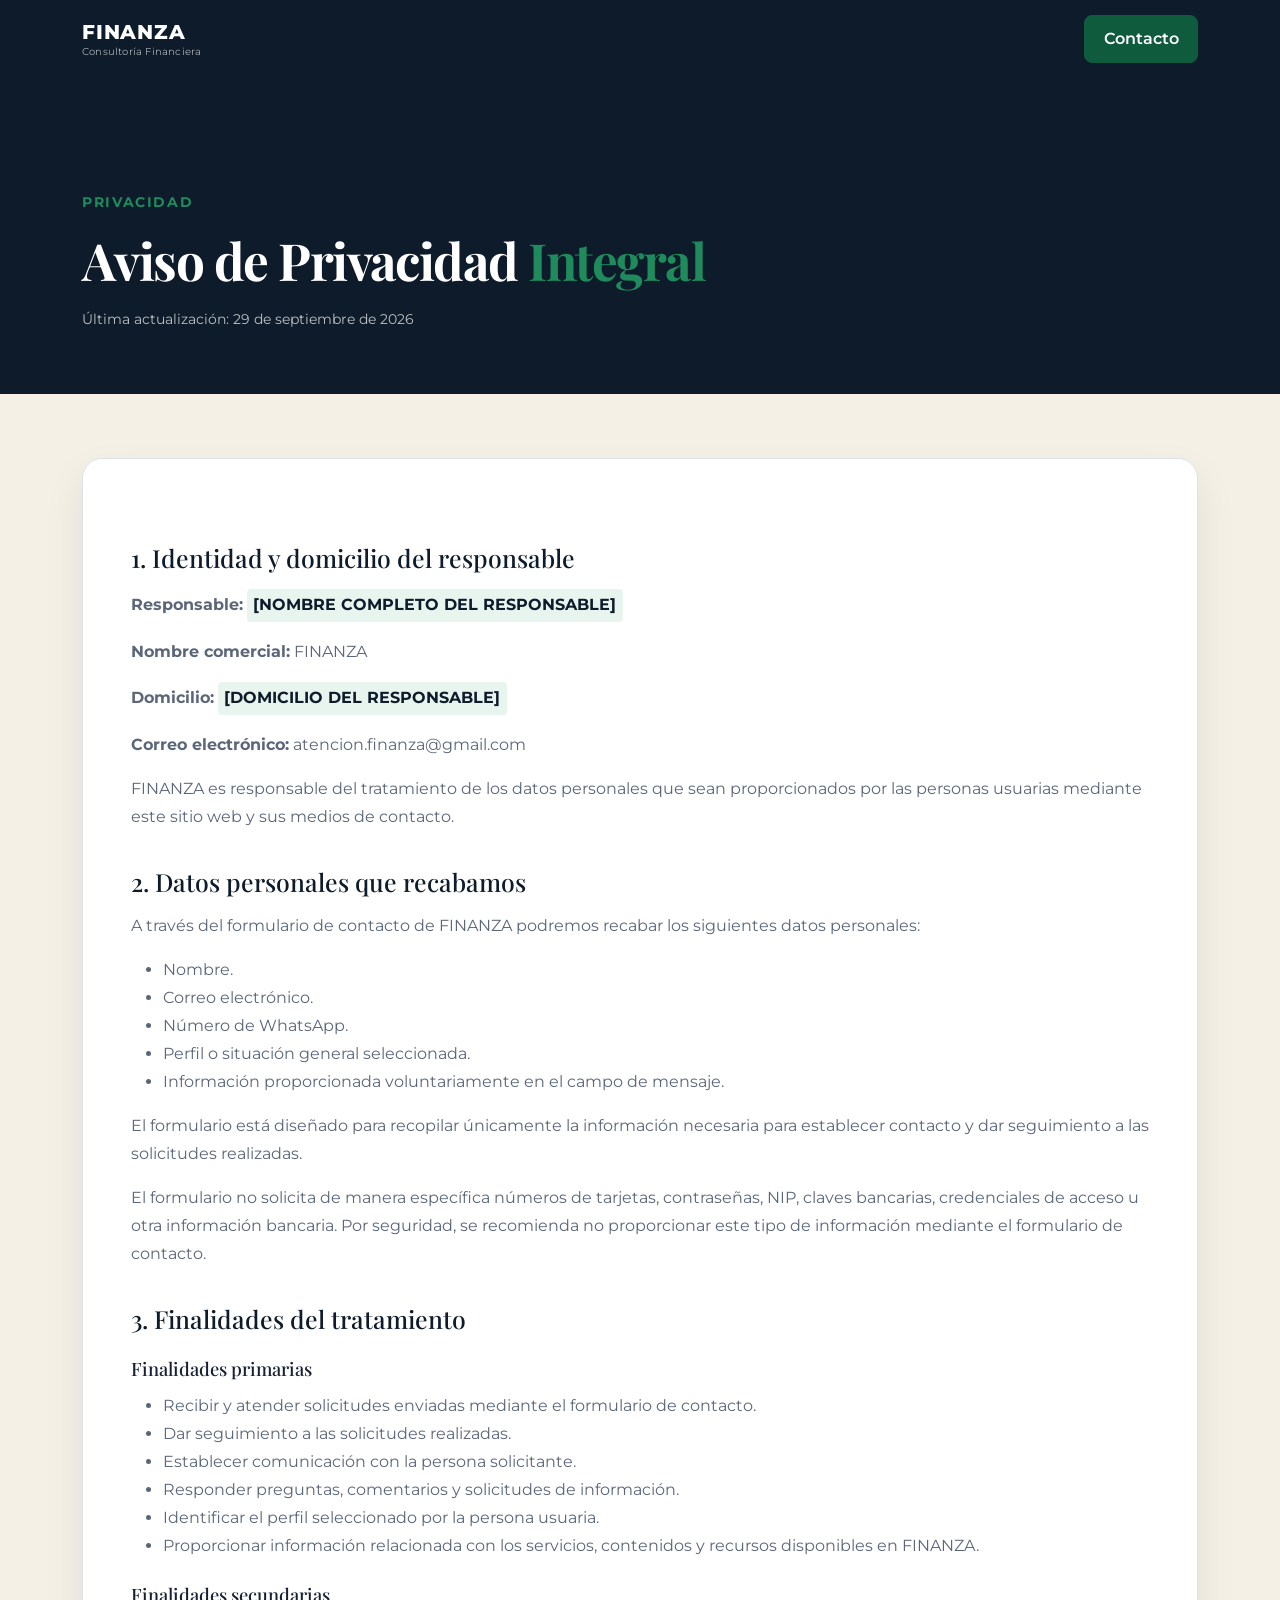
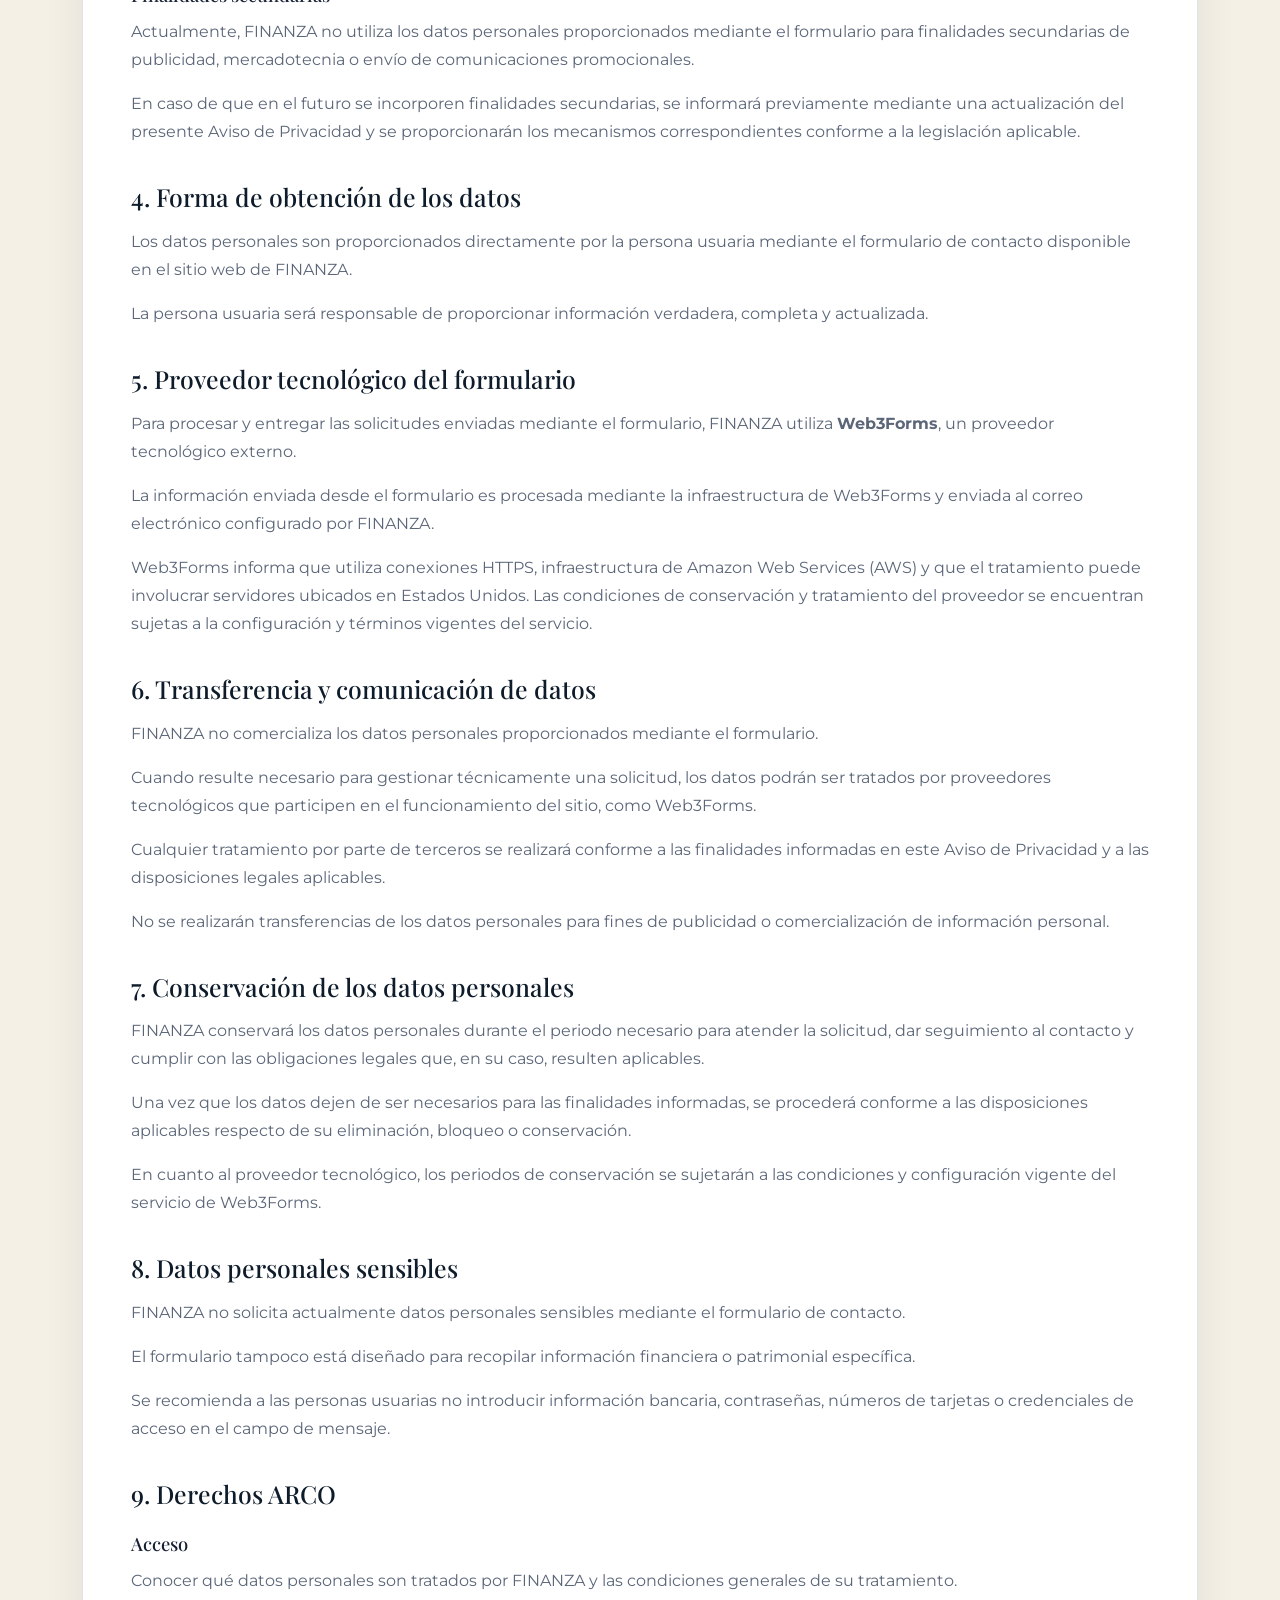
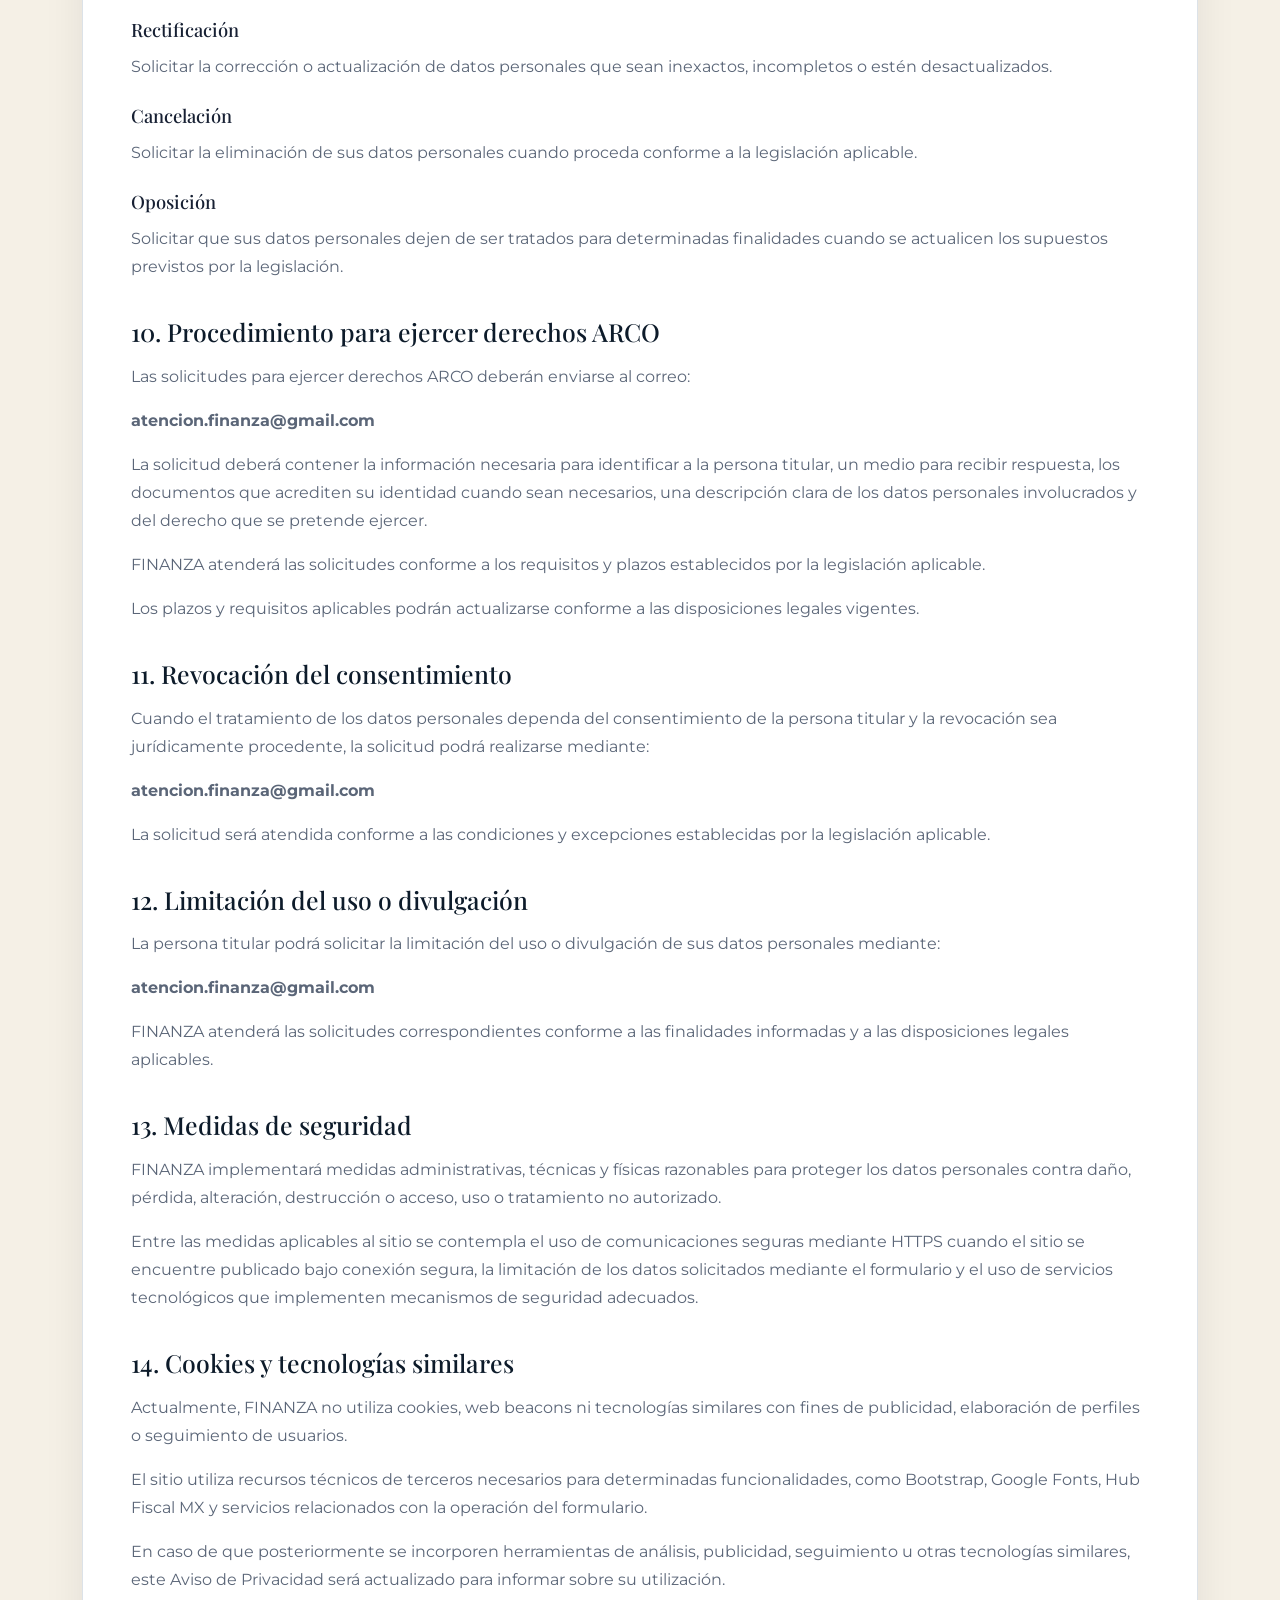
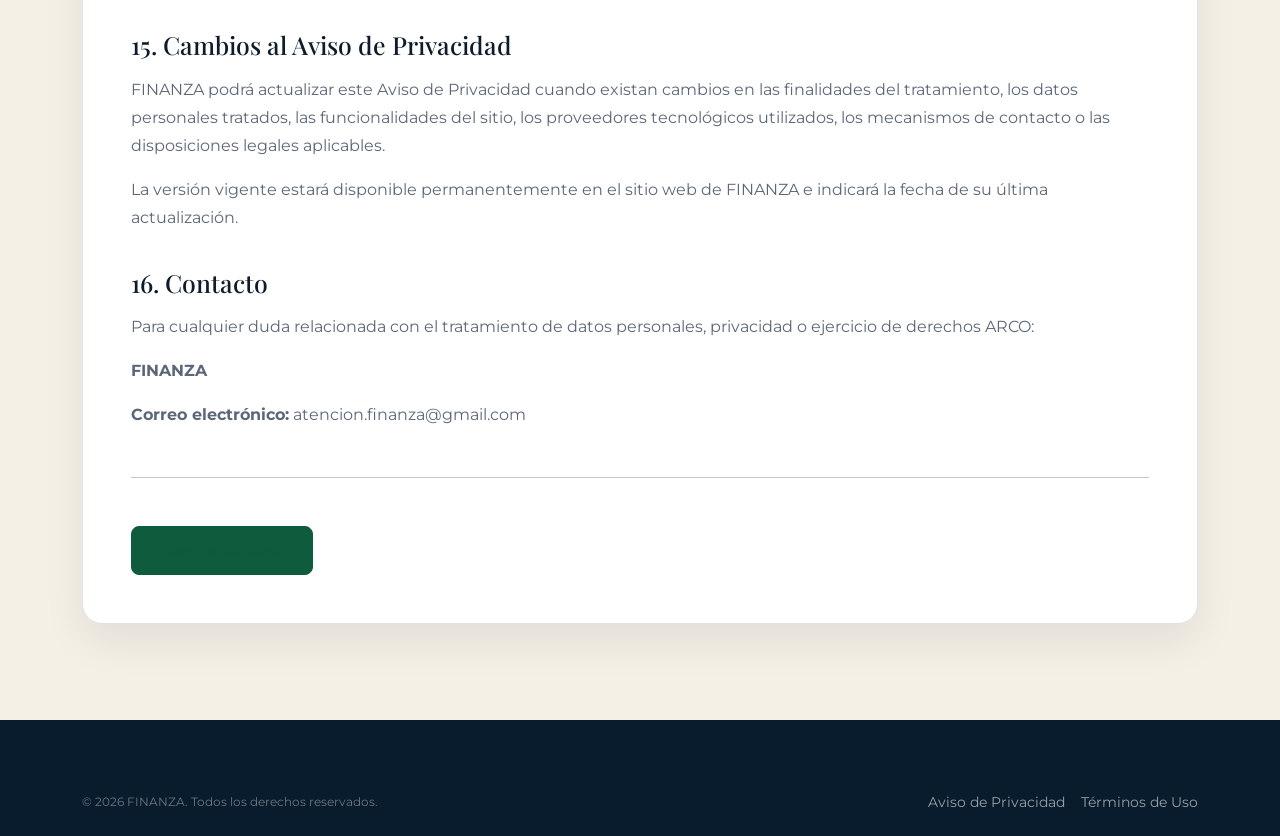
<file: aviso-privacidad.html>
<!DOCTYPE html>
<html lang="es">
<head>
    <meta charset="UTF-8">
    <meta name="viewport" content="width=device-width, initial-scale=1.0">
    <meta
        name="description"
        content="Aviso de Privacidad Integral de FINANZA."
    >
    <meta name="author" content="FINANZA">

    <!-- Favicon FINANZA -->
    <link rel="icon" type="image/svg+xml" href="icons/favicon.svg">
    <link rel="icon" type="image/png" sizes="32x32" href="icons/favicon-32.png">
    <link rel="icon" type="image/png" sizes="16x16" href="icons/favicon-16.png">
    <link rel="apple-touch-icon" href="icons/apple-touch-icon.png">

    <link rel="preconnect" href="https://fonts.googleapis.com">
    <link rel="preconnect" href="https://fonts.gstatic.com" crossorigin>
    <link
        href="https://fonts.googleapis.com/css2?family=Montserrat:wght@400;500;600;700&family=Playfair+Display:wght@500;600;700&display=swap"
        rel="stylesheet"
    >
    <link
        href="https://cdn.jsdelivr.net/npm/bootstrap@5.3.8/dist/css/bootstrap.min.css"
        rel="stylesheet"
    >
    <link rel="stylesheet" href="style.css">

    <style>
        .finanza-legal-page {
            min-height: 100vh;
            background: var(--finanza-background);
        }

        .finanza-legal-header {
            padding: 7rem 0 3rem;
            background: var(--finanza-primary);
        }

        .finanza-legal-content {
            padding: 4rem 0 6rem;
        }

        .finanza-legal-card {
            padding: 3rem;
            border: 1px solid var(--finanza-border);
            border-radius: 20px;
            background: var(--finanza-white);
            box-shadow: 0 18px 40px rgba(13,27,42,.08);
        }

        .finanza-legal-card h2 {
            margin: 2.25rem 0 1rem;
            color: var(--finanza-primary);
            font-size: 1.55rem;
        }

        .finanza-legal-card h3 {
            margin: 1.5rem 0 .75rem;
            color: var(--finanza-text);
            font-size: 1.15rem;
        }

        .finanza-legal-card p,
        .finanza-legal-card li {
            color: var(--finanza-text-light);
            line-height: 1.75;
        }

        .finanza-legal-card a {
            color: var(--finanza-secondary);
            font-weight: 600;
        }

        .finanza-legal-meta {
            color: rgba(255,255,255,.72);
            font-size: .9rem;
        }

        .finanza-legal-placeholder {
            display: inline-block;
            padding: .15rem .4rem;
            border-radius: 4px;
            color: var(--finanza-primary);
            background: var(--finanza-secondary-light);
            font-weight: 700;
        }

        @media (max-width: 767.98px) {
            .finanza-legal-header {
                padding: 6rem 0 2.5rem;
            }

            .finanza-legal-content {
                padding: 3rem 0 4.5rem;
            }

            .finanza-legal-card {
                padding: 1.5rem;
                border-radius: 16px;
            }
        }
    </style>
</head>
<body class="finanza-legal-page">

<header>
    <nav class="navbar navbar-dark finanza-navbar">
        <div class="container">
            <a class="navbar-brand finanza-brand" href="index.html#inicio">
                FINANZA
                <span>Consultoría Financiera</span>
            </a>
            <a href="index.html#contacto" class="btn finanza-btn-primary">
                Contacto
            </a>
        </div>
    </nav>
</header>

<main>
    <section class="finanza-legal-header" aria-labelledby="privacy-title">
        <div class="container">
            <span class="finanza-eyebrow">Privacidad</span>
            <h1 id="privacy-title" class="finanza-section-title finanza-section-title-light">
                Aviso de Privacidad <span>Integral</span>
            </h1>
            <p class="finanza-legal-meta">Última actualización: 29 de septiembre de 2026</p>
        </div>
    </section>

    <section class="finanza-legal-content">
        <div class="container">
            <article class="finanza-legal-card">

                <h2>1. Identidad y domicilio del responsable</h2>
                <p><strong>Responsable:</strong> <span class="finanza-legal-placeholder">[NOMBRE COMPLETO DEL RESPONSABLE]</span></p>
                <p><strong>Nombre comercial:</strong> FINANZA</p>
                <p><strong>Domicilio:</strong> <span class="finanza-legal-placeholder">[DOMICILIO DEL RESPONSABLE]</span></p>
                <p><strong>Correo electrónico:</strong> atencion.finanza@gmail.com</p>
                <p>FINANZA es responsable del tratamiento de los datos personales que sean proporcionados por las personas usuarias mediante este sitio web y sus medios de contacto.</p>

                <h2>2. Datos personales que recabamos</h2>
                <p>A través del formulario de contacto de FINANZA podremos recabar los siguientes datos personales:</p>
                <ul>
                    <li>Nombre.</li>
                    <li>Correo electrónico.</li>
                    <li>Número de WhatsApp.</li>
                    <li>Perfil o situación general seleccionada.</li>
                    <li>Información proporcionada voluntariamente en el campo de mensaje.</li>
                </ul>
                <p>El formulario está diseñado para recopilar únicamente la información necesaria para establecer contacto y dar seguimiento a las solicitudes realizadas.</p>
                <p>El formulario no solicita de manera específica números de tarjetas, contraseñas, NIP, claves bancarias, credenciales de acceso u otra información bancaria. Por seguridad, se recomienda no proporcionar este tipo de información mediante el formulario de contacto.</p>

                <h2>3. Finalidades del tratamiento</h2>
                <h3>Finalidades primarias</h3>
                <ul>
                    <li>Recibir y atender solicitudes enviadas mediante el formulario de contacto.</li>
                    <li>Dar seguimiento a las solicitudes realizadas.</li>
                    <li>Establecer comunicación con la persona solicitante.</li>
                    <li>Responder preguntas, comentarios y solicitudes de información.</li>
                    <li>Identificar el perfil seleccionado por la persona usuaria.</li>
                    <li>Proporcionar información relacionada con los servicios, contenidos y recursos disponibles en FINANZA.</li>
                </ul>
                <h3>Finalidades secundarias</h3>
                <p>Actualmente, FINANZA no utiliza los datos personales proporcionados mediante el formulario para finalidades secundarias de publicidad, mercadotecnia o envío de comunicaciones promocionales.</p>
                <p>En caso de que en el futuro se incorporen finalidades secundarias, se informará previamente mediante una actualización del presente Aviso de Privacidad y se proporcionarán los mecanismos correspondientes conforme a la legislación aplicable.</p>

                <h2>4. Forma de obtención de los datos</h2>
                <p>Los datos personales son proporcionados directamente por la persona usuaria mediante el formulario de contacto disponible en el sitio web de FINANZA.</p>
                <p>La persona usuaria será responsable de proporcionar información verdadera, completa y actualizada.</p>

                <h2>5. Proveedor tecnológico del formulario</h2>
                <p>Para procesar y entregar las solicitudes enviadas mediante el formulario, FINANZA utiliza <strong>Web3Forms</strong>, un proveedor tecnológico externo.</p>
                <p>La información enviada desde el formulario es procesada mediante la infraestructura de Web3Forms y enviada al correo electrónico configurado por FINANZA.</p>
                <p>Web3Forms informa que utiliza conexiones HTTPS, infraestructura de Amazon Web Services (AWS) y que el tratamiento puede involucrar servidores ubicados en Estados Unidos. Las condiciones de conservación y tratamiento del proveedor se encuentran sujetas a la configuración y términos vigentes del servicio.</p>

                <h2>6. Transferencia y comunicación de datos</h2>
                <p>FINANZA no comercializa los datos personales proporcionados mediante el formulario.</p>
                <p>Cuando resulte necesario para gestionar técnicamente una solicitud, los datos podrán ser tratados por proveedores tecnológicos que participen en el funcionamiento del sitio, como Web3Forms.</p>
                <p>Cualquier tratamiento por parte de terceros se realizará conforme a las finalidades informadas en este Aviso de Privacidad y a las disposiciones legales aplicables.</p>
                <p>No se realizarán transferencias de los datos personales para fines de publicidad o comercialización de información personal.</p>

                <h2>7. Conservación de los datos personales</h2>
                <p>FINANZA conservará los datos personales durante el periodo necesario para atender la solicitud, dar seguimiento al contacto y cumplir con las obligaciones legales que, en su caso, resulten aplicables.</p>
                <p>Una vez que los datos dejen de ser necesarios para las finalidades informadas, se procederá conforme a las disposiciones aplicables respecto de su eliminación, bloqueo o conservación.</p>
                <p>En cuanto al proveedor tecnológico, los periodos de conservación se sujetarán a las condiciones y configuración vigente del servicio de Web3Forms.</p>

                <h2>8. Datos personales sensibles</h2>
                <p>FINANZA no solicita actualmente datos personales sensibles mediante el formulario de contacto.</p>
                <p>El formulario tampoco está diseñado para recopilar información financiera o patrimonial específica.</p>
                <p>Se recomienda a las personas usuarias no introducir información bancaria, contraseñas, números de tarjetas o credenciales de acceso en el campo de mensaje.</p>

                <h2>9. Derechos ARCO</h2>
                <h3>Acceso</h3>
                <p>Conocer qué datos personales son tratados por FINANZA y las condiciones generales de su tratamiento.</p>
                <h3>Rectificación</h3>
                <p>Solicitar la corrección o actualización de datos personales que sean inexactos, incompletos o estén desactualizados.</p>
                <h3>Cancelación</h3>
                <p>Solicitar la eliminación de sus datos personales cuando proceda conforme a la legislación aplicable.</p>
                <h3>Oposición</h3>
                <p>Solicitar que sus datos personales dejen de ser tratados para determinadas finalidades cuando se actualicen los supuestos previstos por la legislación.</p>

                <h2>10. Procedimiento para ejercer derechos ARCO</h2>
                <p>Las solicitudes para ejercer derechos ARCO deberán enviarse al correo:</p>
                <p><strong>atencion.finanza@gmail.com</strong></p>
                <p>La solicitud deberá contener la información necesaria para identificar a la persona titular, un medio para recibir respuesta, los documentos que acrediten su identidad cuando sean necesarios, una descripción clara de los datos personales involucrados y del derecho que se pretende ejercer.</p>
                <p>FINANZA atenderá las solicitudes conforme a los requisitos y plazos establecidos por la legislación aplicable.</p>
                <p>Los plazos y requisitos aplicables podrán actualizarse conforme a las disposiciones legales vigentes.</p>

                <h2>11. Revocación del consentimiento</h2>
                <p>Cuando el tratamiento de los datos personales dependa del consentimiento de la persona titular y la revocación sea jurídicamente procedente, la solicitud podrá realizarse mediante:</p>
                <p><strong>atencion.finanza@gmail.com</strong></p>
                <p>La solicitud será atendida conforme a las condiciones y excepciones establecidas por la legislación aplicable.</p>

                <h2>12. Limitación del uso o divulgación</h2>
                <p>La persona titular podrá solicitar la limitación del uso o divulgación de sus datos personales mediante:</p>
                <p><strong>atencion.finanza@gmail.com</strong></p>
                <p>FINANZA atenderá las solicitudes correspondientes conforme a las finalidades informadas y a las disposiciones legales aplicables.</p>

                <h2>13. Medidas de seguridad</h2>
                <p>FINANZA implementará medidas administrativas, técnicas y físicas razonables para proteger los datos personales contra daño, pérdida, alteración, destrucción o acceso, uso o tratamiento no autorizado.</p>
                <p>Entre las medidas aplicables al sitio se contempla el uso de comunicaciones seguras mediante HTTPS cuando el sitio se encuentre publicado bajo conexión segura, la limitación de los datos solicitados mediante el formulario y el uso de servicios tecnológicos que implementen mecanismos de seguridad adecuados.</p>

                <h2>14. Cookies y tecnologías similares</h2>
                <p>Actualmente, FINANZA no utiliza cookies, web beacons ni tecnologías similares con fines de publicidad, elaboración de perfiles o seguimiento de usuarios.</p>
                <p>El sitio utiliza recursos técnicos de terceros necesarios para determinadas funcionalidades, como Bootstrap, Google Fonts, Hub Fiscal MX y servicios relacionados con la operación del formulario.</p>
                <p>En caso de que posteriormente se incorporen herramientas de análisis, publicidad, seguimiento u otras tecnologías similares, este Aviso de Privacidad será actualizado para informar sobre su utilización.</p>

                <h2>15. Cambios al Aviso de Privacidad</h2>
                <p>FINANZA podrá actualizar este Aviso de Privacidad cuando existan cambios en las finalidades del tratamiento, los datos personales tratados, las funcionalidades del sitio, los proveedores tecnológicos utilizados, los mecanismos de contacto o las disposiciones legales aplicables.</p>
                <p>La versión vigente estará disponible permanentemente en el sitio web de FINANZA e indicará la fecha de su última actualización.</p>

                <h2>16. Contacto</h2>
                <p>Para cualquier duda relacionada con el tratamiento de datos personales, privacidad o ejercicio de derechos ARCO:</p>
                <p><strong>FINANZA</strong></p>
                <p><strong>Correo electrónico:</strong> atencion.finanza@gmail.com</p>

                <hr class="my-5">
                <a href="index.html#contacto" class="btn finanza-btn-primary">Volver a contacto</a>
            </article>
        </div>
    </section>
</main>

<footer class="finanza-footer">
    <div class="container">
        <div class="finanza-footer-bottom">
            <p>© <span id="currentYear"></span> FINANZA. Todos los derechos reservados.</p>
            <div class="d-flex flex-wrap gap-3">
                <a href="aviso-privacidad.html">Aviso de Privacidad</a>
                <a href="terminos-uso.html">Términos de Uso</a>
            </div>
        </div>
    </div>
</footer>

<script>
    document.querySelector('#currentYear').textContent = new Date().getFullYear();
</script>
</body>
</html>
</file>
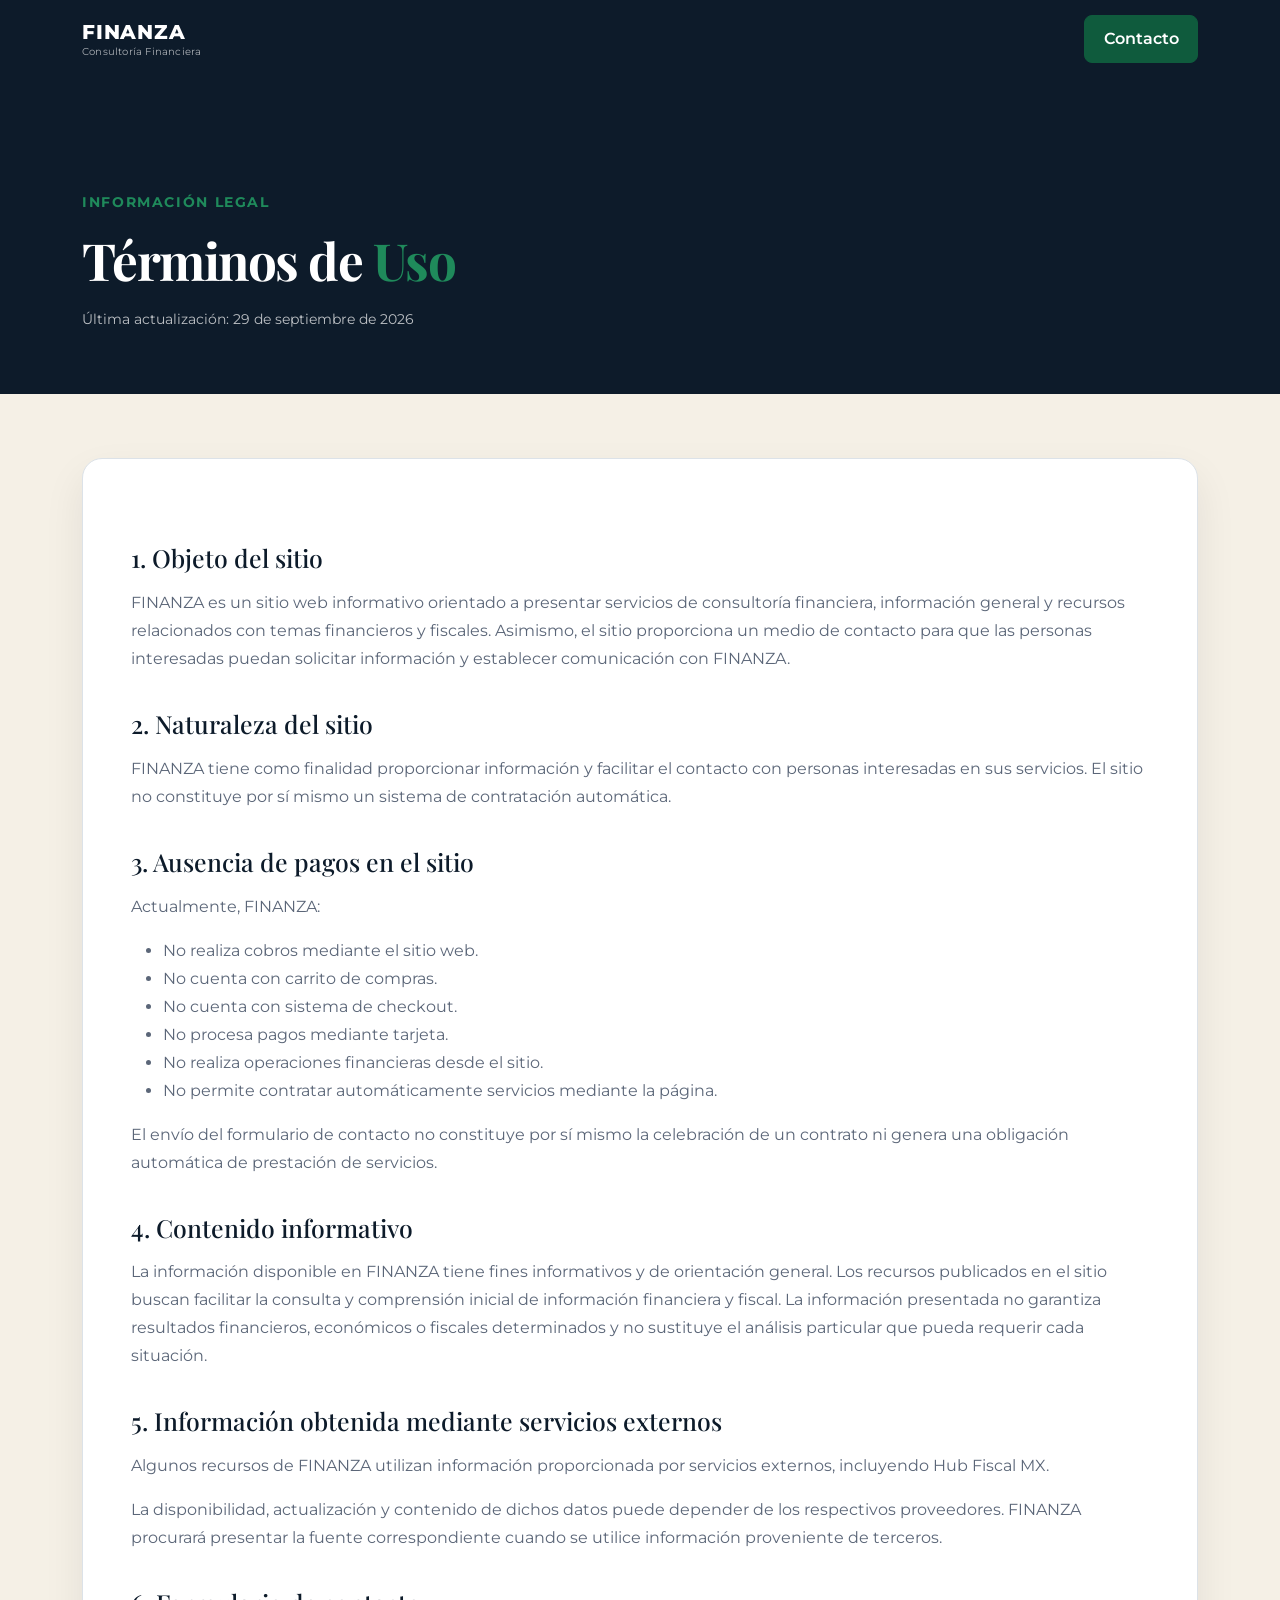
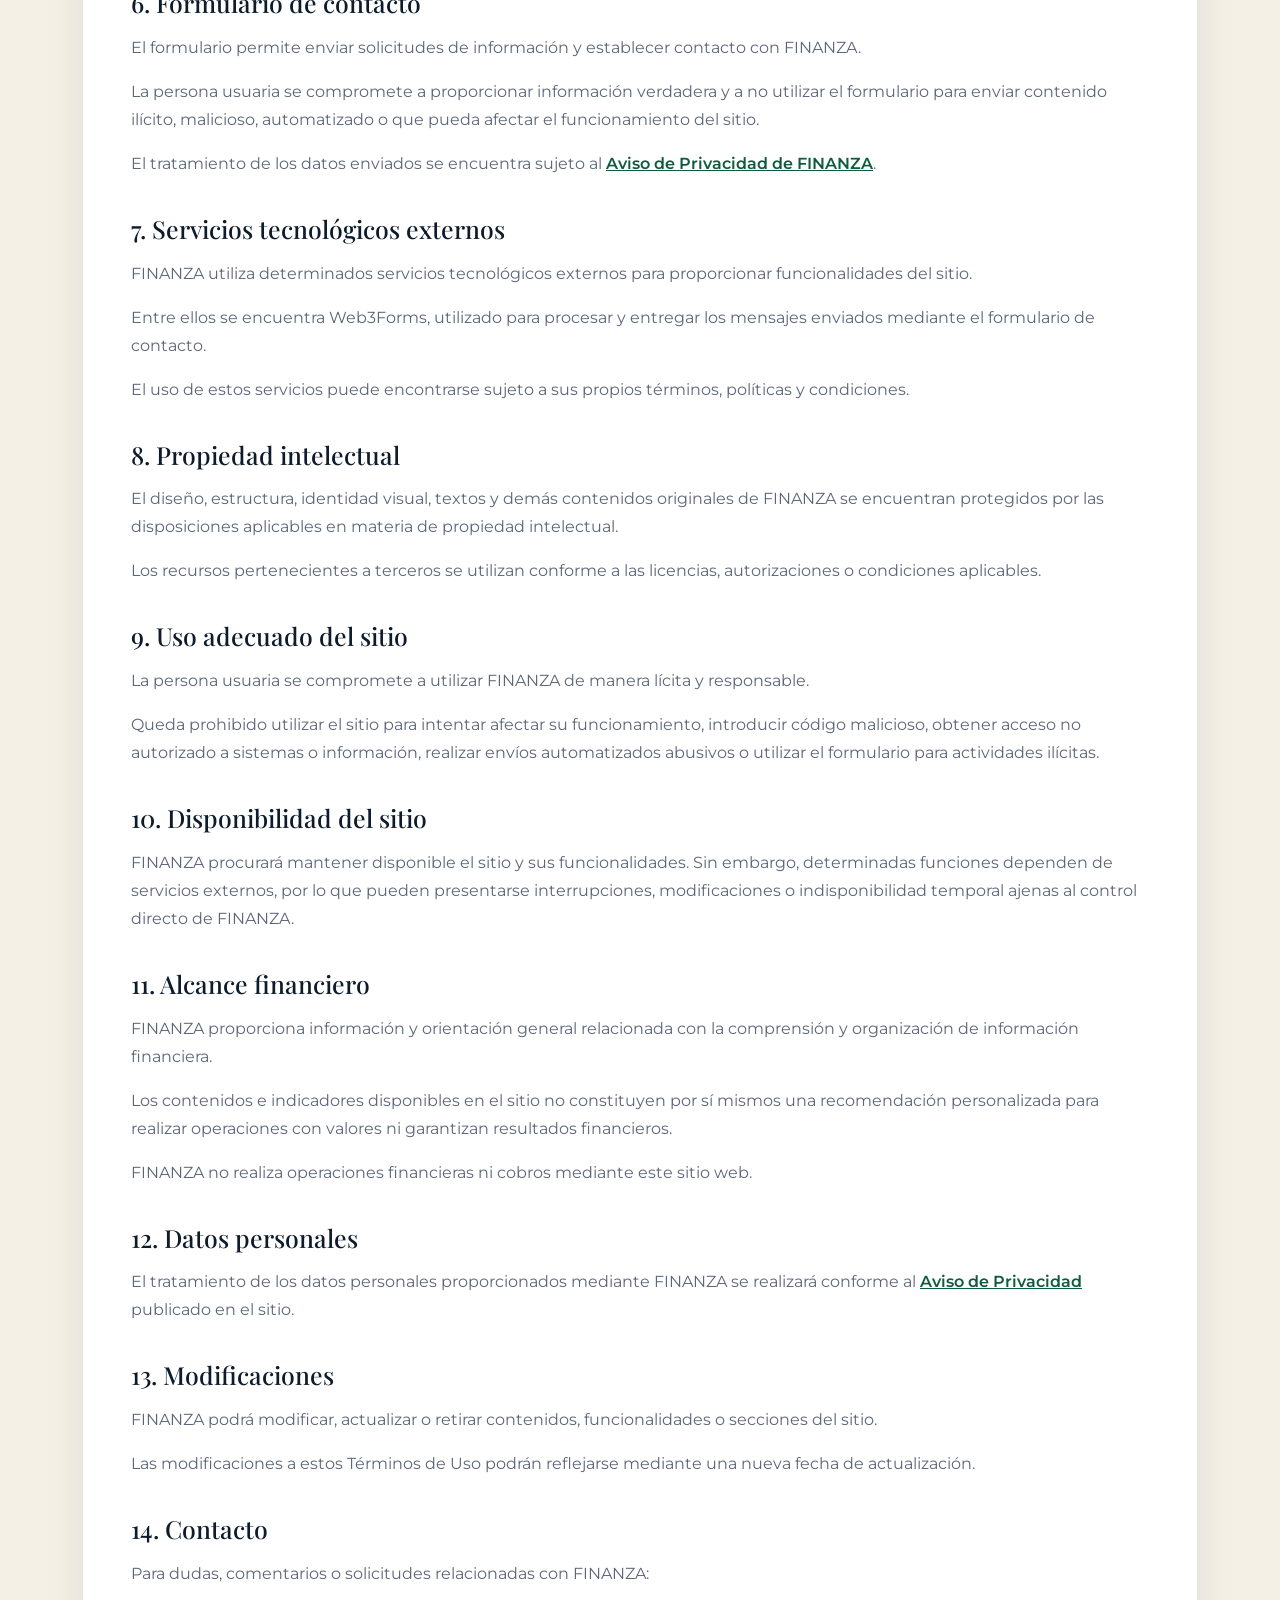
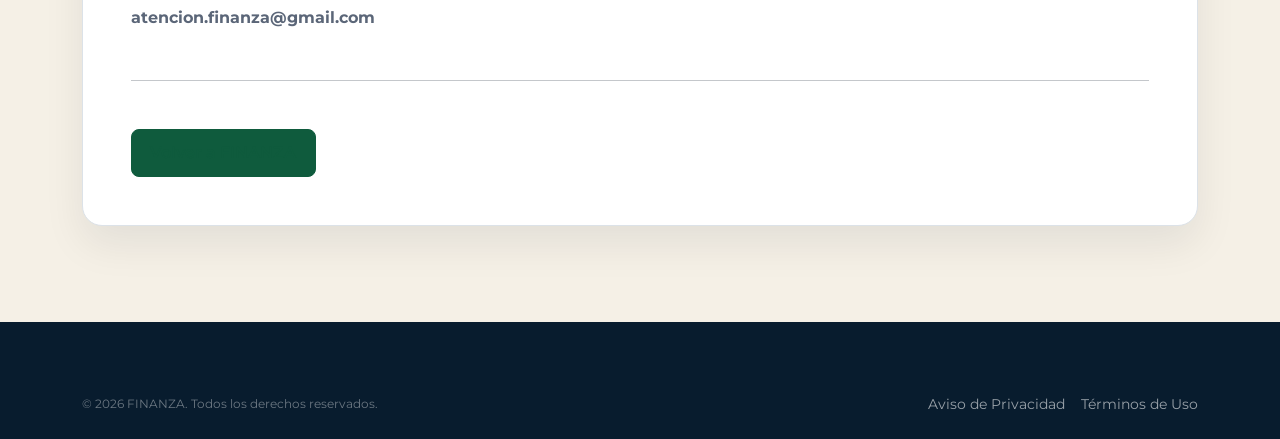
<file: terminos-uso.html>
<!DOCTYPE html>
<html lang="es">
<head>
    <meta charset="UTF-8">
    <meta name="viewport" content="width=device-width, initial-scale=1.0">
    <meta
        name="description"
        content="Términos y Condiciones de Uso de FINANZA."
    >
    <meta name="author" content="FINANZA">

    <!-- Favicon FINANZA -->
    <link rel="icon" type="image/svg+xml" href="icons/favicon.svg">
    <link rel="icon" type="image/png" sizes="32x32" href="icons/favicon-32.png">
    <link rel="icon" type="image/png" sizes="16x16" href="icons/favicon-16.png">
    <link rel="apple-touch-icon" href="icons/apple-touch-icon.png">

    <link rel="preconnect" href="https://fonts.googleapis.com">
    <link rel="preconnect" href="https://fonts.gstatic.com" crossorigin>
    <link
        href="https://fonts.googleapis.com/css2?family=Montserrat:wght@400;500;600;700&family=Playfair+Display:wght@500;600;700&display=swap"
        rel="stylesheet"
    >
    <link
        href="https://cdn.jsdelivr.net/npm/bootstrap@5.3.8/dist/css/bootstrap.min.css"
        rel="stylesheet"
    >
    <link rel="stylesheet" href="style.css">
    <style>
        .finanza-legal-page { min-height:100vh; background:var(--finanza-background); }
        .finanza-legal-header { padding:7rem 0 3rem; background:var(--finanza-primary); }
        .finanza-legal-content { padding:4rem 0 6rem; }
        .finanza-legal-card { padding:3rem; border:1px solid var(--finanza-border); border-radius:20px; background:var(--finanza-white); box-shadow:0 18px 40px rgba(13,27,42,.08); }
        .finanza-legal-card h2 { margin:2.25rem 0 1rem; color:var(--finanza-primary); font-size:1.55rem; }
        .finanza-legal-card p, .finanza-legal-card li { color:var(--finanza-text-light); line-height:1.75; }
        .finanza-legal-card a { color:var(--finanza-secondary); font-weight:600; }
        .finanza-legal-meta { color:rgba(255,255,255,.72); font-size:.9rem; }
        @media (max-width:767.98px) { .finanza-legal-header{padding:6rem 0 2.5rem;} .finanza-legal-content{padding:3rem 0 4.5rem;} .finanza-legal-card{padding:1.5rem;border-radius:16px;} }
    </style>
</head>
<body class="finanza-legal-page">
<header>
    <nav class="navbar navbar-dark finanza-navbar">
        <div class="container">
            <a class="navbar-brand finanza-brand" href="index.html#inicio">
                FINANZA
                <span>Consultoría Financiera</span>
            </a>
            <a href="index.html#contacto" class="btn finanza-btn-primary">Contacto</a>
        </div>
    </nav>
</header>

<main>
    <section class="finanza-legal-header" aria-labelledby="terms-title">
        <div class="container">
            <span class="finanza-eyebrow">Información legal</span>
            <h1 id="terms-title" class="finanza-section-title finanza-section-title-light">
                Términos de <span>Uso</span>
            </h1>
            <p class="finanza-legal-meta">Última actualización: 29 de septiembre de 2026</p>
        </div>
    </section>

    <section class="finanza-legal-content">
        <div class="container">
            <article class="finanza-legal-card">
                <h2>1. Objeto del sitio</h2>
                <p>FINANZA es un sitio web informativo orientado a presentar servicios de consultoría financiera, información general y recursos relacionados con temas financieros y fiscales. Asimismo, el sitio proporciona un medio de contacto para que las personas interesadas puedan solicitar información y establecer comunicación con FINANZA.</p>

                <h2>2. Naturaleza del sitio</h2>
                <p>FINANZA tiene como finalidad proporcionar información y facilitar el contacto con personas interesadas en sus servicios. El sitio no constituye por sí mismo un sistema de contratación automática.</p>

                <h2>3. Ausencia de pagos en el sitio</h2>
                <p>Actualmente, FINANZA:</p>
                <ul>
                    <li>No realiza cobros mediante el sitio web.</li>
                    <li>No cuenta con carrito de compras.</li>
                    <li>No cuenta con sistema de checkout.</li>
                    <li>No procesa pagos mediante tarjeta.</li>
                    <li>No realiza operaciones financieras desde el sitio.</li>
                    <li>No permite contratar automáticamente servicios mediante la página.</li>
                </ul>
                <p>El envío del formulario de contacto no constituye por sí mismo la celebración de un contrato ni genera una obligación automática de prestación de servicios.</p>

                <h2>4. Contenido informativo</h2>
                <p>La información disponible en FINANZA tiene fines informativos y de orientación general. Los recursos publicados en el sitio buscan facilitar la consulta y comprensión inicial de información financiera y fiscal. La información presentada no garantiza resultados financieros, económicos o fiscales determinados y no sustituye el análisis particular que pueda requerir cada situación.</p>

                <h2>5. Información obtenida mediante servicios externos</h2>
                <p>Algunos recursos de FINANZA utilizan información proporcionada por servicios externos, incluyendo Hub Fiscal MX.</p>
                <p>La disponibilidad, actualización y contenido de dichos datos puede depender de los respectivos proveedores. FINANZA procurará presentar la fuente correspondiente cuando se utilice información proveniente de terceros.</p>

                <h2>6. Formulario de contacto</h2>
                <p>El formulario permite enviar solicitudes de información y establecer contacto con FINANZA.</p>
                <p>La persona usuaria se compromete a proporcionar información verdadera y a no utilizar el formulario para enviar contenido ilícito, malicioso, automatizado o que pueda afectar el funcionamiento del sitio.</p>
                <p>El tratamiento de los datos enviados se encuentra sujeto al <a href="aviso-privacidad.html">Aviso de Privacidad de FINANZA</a>.</p>

                <h2>7. Servicios tecnológicos externos</h2>
                <p>FINANZA utiliza determinados servicios tecnológicos externos para proporcionar funcionalidades del sitio.</p>
                <p>Entre ellos se encuentra Web3Forms, utilizado para procesar y entregar los mensajes enviados mediante el formulario de contacto.</p>
                <p>El uso de estos servicios puede encontrarse sujeto a sus propios términos, políticas y condiciones.</p>

                <h2>8. Propiedad intelectual</h2>
                <p>El diseño, estructura, identidad visual, textos y demás contenidos originales de FINANZA se encuentran protegidos por las disposiciones aplicables en materia de propiedad intelectual.</p>
                <p>Los recursos pertenecientes a terceros se utilizan conforme a las licencias, autorizaciones o condiciones aplicables.</p>

                <h2>9. Uso adecuado del sitio</h2>
                <p>La persona usuaria se compromete a utilizar FINANZA de manera lícita y responsable.</p>
                <p>Queda prohibido utilizar el sitio para intentar afectar su funcionamiento, introducir código malicioso, obtener acceso no autorizado a sistemas o información, realizar envíos automatizados abusivos o utilizar el formulario para actividades ilícitas.</p>

                <h2>10. Disponibilidad del sitio</h2>
                <p>FINANZA procurará mantener disponible el sitio y sus funcionalidades. Sin embargo, determinadas funciones dependen de servicios externos, por lo que pueden presentarse interrupciones, modificaciones o indisponibilidad temporal ajenas al control directo de FINANZA.</p>

                <h2>11. Alcance financiero</h2>
                <p>FINANZA proporciona información y orientación general relacionada con la comprensión y organización de información financiera.</p>
                <p>Los contenidos e indicadores disponibles en el sitio no constituyen por sí mismos una recomendación personalizada para realizar operaciones con valores ni garantizan resultados financieros.</p>
                <p>FINANZA no realiza operaciones financieras ni cobros mediante este sitio web.</p>

                <h2>12. Datos personales</h2>
                <p>El tratamiento de los datos personales proporcionados mediante FINANZA se realizará conforme al <a href="aviso-privacidad.html">Aviso de Privacidad</a> publicado en el sitio.</p>

                <h2>13. Modificaciones</h2>
                <p>FINANZA podrá modificar, actualizar o retirar contenidos, funcionalidades o secciones del sitio.</p>
                <p>Las modificaciones a estos Términos de Uso podrán reflejarse mediante una nueva fecha de actualización.</p>

                <h2>14. Contacto</h2>
                <p>Para dudas, comentarios o solicitudes relacionadas con FINANZA:</p>
                <p><strong>atencion.finanza@gmail.com</strong></p>

                <hr class="my-5">
                <a href="index.html#contacto" class="btn finanza-btn-primary">Volver a FINANZA</a>
            </article>
        </div>
    </section>
</main>

<footer class="finanza-footer">
    <div class="container">
        <div class="finanza-footer-bottom">
            <p>© <span id="currentYear"></span> FINANZA. Todos los derechos reservados.</p>
            <div class="d-flex flex-wrap gap-3">
                <a href="aviso-privacidad.html">Aviso de Privacidad</a>
                <a href="terminos-uso.html">Términos de Uso</a>
            </div>
        </div>
    </div>
</footer>

<script>
    document.querySelector('#currentYear').textContent = new Date().getFullYear();
</script>
</body>
</html>
</file>
<file: style.css>
:root{--finanza-primary:#0D1B2A;--finanza-primary-dark:#162A3D;--finanza-secondary:#0F5B3D;--finanza-secondary-hover:#1F8A5B;--finanza-secondary-light:#E8F4EE;--finanza-background:#F5F0E6;--finanza-white:#FFFFFF;--finanza-text:#172033;--finanza-text-light:#5B6678;--finanza-border:#DCE2E8;--finanza-font-body:'Montserrat',sans-serif;--finanza-font-heading:'Playfair Display',serif;}
html{scroll-behavior:smooth;}
body{margin:0;color:var(--finanza-text);background:var(--finanza-white);font-family:var(--finanza-font-body);}
h1,h2,h3,.finanza-hero-title,.finanza-section-title{font-family:var(--finanza-font-heading);}
.finanza-navbar{min-height:78px;background:var(--finanza-primary);}
.finanza-brand{display:flex;flex-direction:column;line-height:1;color:var(--finanza-white);font-weight:800;letter-spacing:.04em;transition:color .2s ease;}
.finanza-logo{display:block;width: 100px;height: auto;}
.finanza-brand:hover{color:var(--finanza-white);}
.finanza-brand span{margin-top:5px;color:rgba(255,255,255,.65);font-size:.62rem;font-weight:400;letter-spacing:.02em;}
.finanza-navbar .nav-link{position:relative;padding:.5rem .75rem !important;color:rgba(255,255,255,.78);font-size:.95rem;font-weight:500;transition:color .2s ease,transform .2s ease;}
.finanza-navbar .nav-link:hover,.finanza-navbar .nav-link.active{color:var(--finanza-secondary-hover);}
.finanza-navbar .nav-link:hover{transform:translateY(-1px);}
.finanza-navbar .navbar-toggler{border-color:rgba(255,255,255,.35);}
.finanza-navbar .navbar-toggler:focus{box-shadow:0 0 0 .2rem rgba(31,138,91,.25);}
.finanza-btn-primary,.finanza-btn-secondary{display:inline-flex;align-items:center;justify-content:center;gap:.55rem;padding:.7rem 1.15rem;border-radius:8px;font-weight:600;transition:transform .25s ease,box-shadow .25s ease,background-color .25s ease,border-color .25s ease,color .25s ease;}
.finanza-btn-primary{border:1px solid var(--finanza-secondary);color:var(--finanza-white);background:var(--finanza-secondary);}
.finanza-btn-primary:hover{border-color:var(--finanza-secondary-hover);color:var(--finanza-white);background:var(--finanza-secondary-hover);transform:translateY(-2px);box-shadow:0 10px 25px rgba(15,91,61,.28);}
.finanza-btn-secondary{border:1px solid rgba(255,255,255,.3);color:var(--finanza-white);background:transparent;}
.finanza-btn-secondary:hover{border-color:var(--finanza-white);color:var(--finanza-primary);background:var(--finanza-white);transform:translateY(-2px);}
.finanza-btn-icon{width:19px;height:19px;flex:0 0 auto;}
.finanza-hero{position:relative;display:flex;align-items:center;min-height:680px;padding:6rem 0;overflow:hidden;isolation:isolate;background:linear-gradient( 90deg,rgba(13,27,42,.98) 0%,rgba(13,27,42,.94) 34%,rgba(13,27,42,.72) 58%,rgba(13,27,42,.35) 100% ),url("images/finanza-hero-background.webp") center right / cover no-repeat;background-color:var(--finanza-primary);}
.finanza-hero::after{content:"";position:absolute;top:-180px;right:-140px;width:520px;height:520px;border:1px solid rgba(31,138,91,.18);border-radius:50%;pointer-events:none;}
.finanza-eyebrow{display:inline-block;margin-bottom:1.25rem;color:var(--finanza-secondary-hover);font-size:.85rem;font-weight:700;letter-spacing:.12em;text-transform:uppercase;}
.finanza-eyebrow-dark{color:var(--finanza-secondary);}
.finanza-hero-title{max-width:780px;margin-bottom:1.5rem;color:var(--finanza-white);font-size:clamp(2.5rem,5vw,4.5rem);font-weight:700;line-height:1.08;letter-spacing:-.03em;}
.finanza-hero-title span{color:var(--finanza-secondary-hover);}
.finanza-hero-description{max-width:650px;margin-bottom:2rem;color:rgba(255,255,255,.75);font-size:1.1rem;line-height:1.7;}
.finanza-hero-actions{display:flex;flex-wrap:wrap;gap:1rem;}
.finanza-hero-features{position:relative;display:grid;grid-template-columns:repeat(3,minmax(0,1fr));max-width:850px;margin-top:3rem;padding-top:1.25rem;border-top:1px solid rgba(255,255,255,.14);}
.finanza-hero-features::before{content:"";position:absolute;top:-1px;left:0;width:0;height:1px;background:var(--finanza-secondary-hover);animation:finanzaFeatureLine 1s ease .45s forwards;}
.finanza-hero-feature{display:flex;align-items:center;gap:.85rem;min-width:0;padding:0 1.25rem;opacity:0;animation:finanzaFeatureReveal .6s ease forwards;transition:transform .25s ease;}
.finanza-hero-feature:nth-child(1){animation-delay:.55s;}
.finanza-hero-feature:nth-child(2){animation-delay:.65s;}
.finanza-hero-feature:nth-child(3){animation-delay:.75s;}
.finanza-hero-feature + .finanza-hero-feature{border-left:1px solid rgba(255,255,255,.14);}
.finanza-hero-feature:hover{transform:translateY(-3px);}
.finanza-hero-feature-icon{display:grid;flex:0 0 auto;place-items:center;width:42px;height:42px;color:var(--finanza-secondary-hover);}
.finanza-hero-feature-icon svg{width:32px;height:32px;}
.finanza-hero-feature:hover .finanza-hero-feature-icon{filter:drop-shadow(0 0 8px rgba(31,138,91,.35));}
.finanza-hero-feature h3{margin:0 0 .25rem;color:var(--finanza-white);font-size:.9rem;font-weight:700;}
.finanza-hero-feature p{margin:0;color:rgba(255,255,255,.62);font-size:.78rem;line-height:1.45;}
.finanza-hero .finanza-eyebrow,.finanza-hero .finanza-hero-title,.finanza-hero .finanza-hero-description,.finanza-hero .finanza-hero-actions{opacity:0;animation:finanzaHeroReveal .7s ease forwards;}
.finanza-hero .finanza-eyebrow{animation-delay:.1s;}
.finanza-hero .finanza-hero-title{animation-delay:.2s;}
.finanza-hero .finanza-hero-description{animation-delay:.3s;}
.finanza-hero .finanza-hero-actions{animation-delay:.4s;}
@keyframes finanzaHeroReveal{from{opacity:0;transform:translateY(18px);}
to{opacity:1;transform:translateY(0);}
}
@keyframes finanzaFeatureReveal{from{opacity:0;transform:translateY(10px);}
to{opacity:1;transform:translateY(0);}
}
@keyframes finanzaFeatureLine{to{width:100%;}
}
.finanza-stats{border-bottom:1px solid var(--finanza-border);background:var(--finanza-white);}
.finanza-stat{display:flex;align-items:center;gap:1.25rem;min-height:150px;padding:2rem;}
.finanza-stat-number{flex-shrink:0;color:var(--finanza-secondary-hover);font-size:clamp(2.25rem,4vw,3rem);font-weight:800;line-height:1;letter-spacing:-.04em;}
.finanza-stat-title{margin:0 0 .35rem;color:var(--finanza-text);font-size:1rem;font-weight:700;}
.finanza-stat-text{max-width:220px;margin:0;color:var(--finanza-text-light);font-size:.875rem;line-height:1.5;}
.section-padding{padding:6rem 0;}
.finanza-services,.finanza-orientation{background:var(--finanza-background);}
.finanza-about{background:var(--finanza-white);}
.finanza-section-title{margin-bottom:1.25rem;color:var(--finanza-text);font-size:clamp(2.25rem,4vw,3.5rem);font-weight:700;line-height:1.1;letter-spacing:-.03em;}
.finanza-section-title span{color:var(--finanza-secondary-hover);}
.finanza-section-title-light{color:var(--finanza-white);}
.finanza-section-title-light span{color:var(--finanza-secondary-hover);}
.finanza-section-description{max-width:680px;margin-bottom:0;color:var(--finanza-text-light);font-size:1.05rem;line-height:1.7;}
.finanza-service-card{position:relative;display:flex;flex-direction:column;height:100%;padding:2rem;overflow:hidden;border:1px solid var(--finanza-border);border-radius:18px;background:var(--finanza-white);transition:transform .3s ease,box-shadow .3s ease,border-color .3s ease;}
.finanza-service-card::before{content:"";position:absolute;top:0;left:0;width:0;height:3px;background:var(--finanza-secondary-hover);transition:width .3s ease;}
.finanza-service-card:hover{border-color:rgba(15,91,61,.25);box-shadow:0 18px 40px rgba(13,27,42,.09);transform:translateY(-6px);}
.finanza-service-card:hover::before{width:100%;}
.finanza-service-icon{display:flex;align-items:center;justify-content:center;width:48px;height:48px;margin-bottom:2rem;border:1px solid rgba(15,91,61,.12);border-radius:12px;color:var(--finanza-secondary-hover);background:var(--finanza-secondary-light);font-size:.8rem;font-weight:800;transition:transform .3s ease,background-color .3s ease;}
.finanza-service-icon svg{width:24px;height:24px;}
.finanza-service-card:hover .finanza-service-icon{color:var(--finanza-white);background:var(--finanza-secondary-hover);transform:translateY(-2px);}
.finanza-service-content{display:flex;flex:1;flex-direction:column;}
.finanza-service-category{margin-bottom:.5rem;color:var(--finanza-secondary-hover);font-size:.75rem;font-weight:700;letter-spacing:.08em;text-transform:uppercase;}
.finanza-service-title{margin-bottom:1rem;color:var(--finanza-text);font-size:1.5rem;font-weight:700;transition:color .25s ease;}
.finanza-service-card:hover .finanza-service-title{color:var(--finanza-primary);}
.finanza-service-description{margin-bottom:2rem;color:var(--finanza-text-light);line-height:1.7;}
.finanza-service-link{display:inline-flex;align-items:center;gap:.5rem;width:fit-content;margin-top:auto;color:var(--finanza-primary);font-size:.9rem;font-weight:700;text-decoration:none;transition:color .2s ease,gap .2s ease;}
.finanza-service-link:hover{gap:.8rem;color:var(--finanza-secondary-hover);}
.finanza-service-feature{position:relative;display:flex;align-items:center;justify-content:space-between;gap:2rem;padding:2.5rem;overflow:hidden;border:1px solid rgba(255,255,255,.08);border-radius:18px;background:linear-gradient( 135deg,var(--finanza-primary),var(--finanza-primary-dark) );box-shadow:0 18px 40px rgba(13,27,42,.12);}
.finanza-service-feature::after{content:"";position:absolute;right:-100px;bottom:-150px;width:320px;height:320px;border:1px solid rgba(31,138,91,.18);border-radius:50%;pointer-events:none;}
.finanza-feature-title{margin:.5rem 0 .75rem;color:var(--finanza-white);font-size:1.75rem;font-weight:700;}
.finanza-feature-description{max-width:700px;margin:0;color:rgba(255,255,255,.7);line-height:1.7;}
.finanza-methodology{background:var(--finanza-primary);}
.finanza-methodology-intro{max-width:520px;margin:0 0 0 auto;color:rgba(255,255,255,.68);font-size:1rem;line-height:1.7;}
.finanza-methodology-grid{overflow:hidden;border:1px solid rgba(255,255,255,.12);border-radius:18px;}
.finanza-step{position:relative;height:100%;padding:2rem 1.5rem;background:rgba(255,255,255,.04);transition:background-color .25s ease,transform .25s ease;}
.finanza-step:hover{background:rgba(31,138,91,.08);transform:translateY(-3px);}
.finanza-step + .finanza-step{border-left:1px solid rgba(255,255,255,.12);}
.finanza-step-number{display:block;margin-bottom:3rem;color:var(--finanza-secondary-hover);font-size:.8rem;font-weight:800;letter-spacing:.1em;}
.finanza-step-title{margin-bottom:.75rem;color:var(--finanza-white);font-size:1.15rem;font-weight:700;}
.finanza-step-description{margin:0;color:rgba(255,255,255,.58);font-size:.9rem;line-height:1.65;}
.finanza-orientation-card{position:relative;display:flex;flex-direction:column;width:100%;min-height:270px;padding:2rem;border:1px solid var(--finanza-border);border-radius:18px;color:var(--finanza-text);background:var(--finanza-white);text-align:left;cursor:pointer;transition:transform .25s ease,border-color .25s ease,box-shadow .25s ease;}
.finanza-orientation-card:hover,.finanza-orientation-card:focus-visible,.finanza-orientation-card.is-selected{border-color:var(--finanza-secondary-hover);box-shadow:0 18px 40px rgba(13,41,71,.10);transform:translateY(-5px);}
.finanza-orientation-card:focus-visible{outline:3px solid rgba(31,138,91,.3);outline-offset:3px;}
.finanza-orientation-icon{display:inline-flex;align-items:center;justify-content:center;width:64px;height:64px;margin-bottom:2rem;border-radius:16px;color:var(--finanza-secondary-hover);background:var(--finanza-secondary-light);line-height:1;transition:transform .25s ease,background-color .25s ease;}
.finanza-orientation-icon svg{width:30px;height:30px;stroke:var(--finanza-secondary-hover) !important;fill:none;transition:transform .25s ease;}
.finanza-orientation-card:hover .finanza-orientation-icon,.finanza-orientation-card.is-selected .finanza-orientation-icon{background:rgba(31,138,91,.18);transform:scale(1.05);}
.finanza-orientation-card:hover .finanza-orientation-icon svg{transform:scale(1.08);}
.finanza-orientation-title{margin-bottom:.75rem;font-size:1.2rem;font-weight:700;}
.finanza-orientation-description{max-width:300px;color:var(--finanza-text-light);font-size:.9rem;line-height:1.65;}
.finanza-orientation-arrow{position:absolute;right:2rem;bottom:2rem;color:var(--finanza-secondary-hover);font-size:1.25rem;font-weight:700;transition:transform .25s ease;}
.finanza-orientation-card:hover .finanza-orientation-arrow,.finanza-orientation-card.is-selected .finanza-orientation-arrow{transform:translateX(5px);}
.finanza-orientation-result{display:flex;align-items:center;justify-content:space-between;gap:2rem;margin-top:2rem;padding:2rem 2.5rem;border-radius:18px;background:var(--finanza-primary);animation:finanzaResultEnter .4s ease both;}
.finanza-orientation-result[hidden]{display:none;}
.finanza-orientation-result-title{margin:.5rem 0 .75rem;color:var(--finanza-white);font-size:1.5rem;font-weight:700;}
.finanza-orientation-result-description{max-width:700px;margin:0;color:rgba(255,255,255,.68);line-height:1.65;}
@keyframes finanzaResultEnter{from{opacity:0;transform:translateY(12px);}
to{opacity:1;transform:translateY(0);}
}
.finanza-about-description{max-width:560px;margin-bottom:1rem;color:var(--finanza-text-light);font-size:.98rem;line-height:1.75;}
.finanza-about-card{position:relative;height:100%;padding:2rem;border:1px solid var(--finanza-border);border-radius:18px;background:var(--finanza-background);transition:transform .25s ease,border-color .25s ease,box-shadow .25s ease;}
.finanza-about-card:hover{border-color:var(--finanza-secondary-hover);box-shadow:0 16px 35px rgba(13,41,71,.08);transform:translateY(-4px);}
.finanza-about-number{display:inline-flex;align-items:center;justify-content:center;width:42px;height:42px;margin-bottom:1.5rem;border-radius:12px;color:var(--finanza-secondary-hover);background:var(--finanza-secondary-light);font-size:.78rem;font-weight:800;letter-spacing:.05em;}
.finanza-about-card h3{margin-bottom:.75rem;color:var(--finanza-text);font-size:1.15rem;font-weight:700;}
.finanza-about-card p{margin:0;color:var(--finanza-text-light);font-size:.9rem;line-height:1.65;}
.finanza-about-image{position:relative;margin:0 0 2rem;overflow:hidden;border:1px solid var(--finanza-border);border-radius:20px;background:var(--finanza-background);box-shadow:0 18px 40px rgba(13,27,42,.08);}
.finanza-about-image img{display:block;width:100%;height:280px;object-fit:cover;transition:transform .5s ease,filter .5s ease;}
.finanza-about-image:hover img{transform:scale(1.025);filter:brightness(1.03);}
.finanza-about-image figcaption{position:absolute;right:1rem;bottom:1rem;left:1rem;padding:.75rem 1rem;border:1px solid rgba(255,255,255,.12);border-radius:10px;color:var(--finanza-white);background:rgba(13,27,42,.78);backdrop-filter:blur(8px);font-size:.8rem;font-weight:600;line-height:1.4;}
.finanza-contact{color:var(--finanza-white);background:var(--finanza-primary);}
.finanza-contact .finanza-eyebrow{color:var(--finanza-secondary-hover);}
.finanza-contact-description{max-width:520px;margin-bottom:2rem;color:rgba(255,255,255,.68);font-size:.98rem;line-height:1.75;}
.finanza-contact-points{display:flex;flex-direction:column;gap:1rem;}
.finanza-contact-point{display:flex;align-items:center;gap:.85rem;color:rgba(255,255,255,.86);font-size:.92rem;}
.finanza-contact-point-icon{display:inline-flex;align-items:center;justify-content:center;flex:0 0 28px;width:28px;height:28px;border-radius:50%;color:var(--finanza-white);background:var(--finanza-secondary-hover);font-size:.75rem;font-weight:700;}
.finanza-contact-form-wrapper{padding:2.5rem;border:1px solid rgba(255,255,255,.08);border-radius:20px;background:var(--finanza-white);box-shadow:0 25px 60px rgba(0,0,0,.15);}
.finanza-contact-form .form-label{margin-bottom:.5rem;color:var(--finanza-text);font-size:.88rem;font-weight:600;}
.finanza-contact-form .form-control,.finanza-contact-form .form-select{min-height:50px;border:1px solid var(--finanza-border);border-radius:10px;color:var(--finanza-text);background:var(--finanza-white);box-shadow:none;transition:border-color .2s ease,box-shadow .2s ease;}
.finanza-contact-form textarea.form-control{min-height:120px;resize:vertical;}
.finanza-contact-form .form-control::placeholder{color:#9AA5AF;}
.finanza-contact-form .form-control:focus,.finanza-contact-form .form-select:focus{border-color:var(--finanza-secondary-hover);box-shadow:0 0 0 3px rgba(31,138,91,.12);}
.finanza-contact-form .finanza-btn-primary{width:100%;min-height:52px;margin-top:.5rem;font-weight:700;}
.finanza-form-disclaimer{margin:1rem 0 0;color:var(--finanza-text-light);font-size:.78rem;line-height:1.5;text-align:center;}
.finanza-form-success{padding:2rem 1rem;color:var(--finanza-text);text-align:center;}
.finanza-form-success[hidden]{display:none;}
.finanza-form-success:not([hidden]){animation:finanzaSuccessReveal .45s ease forwards;}
.finanza-form-success-icon{display:inline-flex;align-items:center;justify-content:center;width:56px;height:56px;margin-bottom:1.25rem;border-radius:50%;color:var(--finanza-white);background:var(--finanza-secondary-hover);font-size:1.4rem;font-weight:700;}
.finanza-form-success h3{margin-bottom:.75rem;color:var(--finanza-text);font-size:1.35rem;font-weight:700;}
.finanza-form-success p{max-width:420px;margin:0 auto;color:var(--finanza-text-light);line-height:1.65;}
@keyframes finanzaSuccessReveal{from{opacity:0;transform:translateY(12px);}
to{opacity:1;transform:translateY(0);}
}
#mainNavbar{transition:background-color .25s ease,box-shadow .25s ease,padding .25s ease;}
#mainNavbar.is-scrolled{background:rgba(255,255,255,.97);box-shadow:0 8px 30px rgba(13,41,71,.08);}
[data-reveal]{opacity:0;transform:translateY(24px);transition:opacity .7s ease,transform .7s ease;}
[data-reveal].is-visible{opacity:1;transform:translateY(0);}
[data-reveal-delay="1"]{transition-delay:.1s;}
[data-reveal-delay="2"]{transition-delay:.2s;}
[data-reveal-delay="3"]{transition-delay:.3s;}
[data-reveal-delay="4"]{transition-delay:.4s;}
@media (max-width:991.98px){.finanza-hero{min-height:auto;padding:5rem 0;}
.finanza-hero-title{max-width:650px;}
.finanza-hero-card{max-width:600px;margin:0 auto;}
.finanza-methodology-intro{margin-left:0;}
.finanza-step + .finanza-step{border-top:1px solid rgba(255,255,255,.12);border-left:0;}
}
@media (max-width:767.98px){.section-padding{padding:4.5rem 0;}
.finanza-hero-actions{flex-direction:column;align-items:stretch;}
.finanza-hero-actions .btn{width:100%;}
.finanza-hero-features{grid-template-columns:1fr;gap:1rem;margin-top:2.5rem;}
.finanza-hero-feature{padding:0;}
.finanza-hero-feature + .finanza-hero-feature{padding-top:1rem;border-top:1px solid rgba(255,255,255,.12);border-left:0;}
.finanza-stat{min-height:auto;padding:1.5rem 0;}
.finanza-stat-number{min-width:80px;}
.finanza-service-card,.finanza-about-card{padding:1.5rem;}
.finanza-service-feature{align-items:flex-start;flex-direction:column;padding:2rem;}
.finanza-service-feature .finanza-btn-primary{width:100%;}
.finanza-methodology-grid{border-radius:14px;}
.finanza-step{padding:1.75rem 1.5rem;}
.finanza-step-number{margin-bottom:2rem;}
.finanza-orientation-card{min-height:240px;padding:1.5rem;}
.finanza-orientation-icon{margin-bottom:1.5rem;}
.finanza-orientation-result{align-items:flex-start;flex-direction:column;padding:2rem;}
.finanza-orientation-result .finanza-btn-primary{width:100%;}
.finanza-about-description{font-size:.95rem;}
.finanza-about-image{margin-bottom:1.5rem;}
.finanza-about-image img{height:230px;}
.finanza-about-image figcaption{right:.75rem;bottom:.75rem;left:.75rem;padding:.65rem .8rem;font-size:.75rem;}
.finanza-contact-form-wrapper{padding:1.5rem;border-radius:16px;}
.finanza-contact-description{font-size:.95rem;}
.finanza-contact-point{align-items:flex-start;}
.finanza-footer{padding-top:3.5rem;}
.finanza-footer-bottom{align-items:flex-start;flex-direction:column;}
}
.finanza-footer{padding:4.5rem 0 1.5rem;color:rgba(255,255,255,.72);background:#081C2E;}
.finanza-footer-brand{display:inline-block;margin-bottom:1rem;color:var(--finanza-white);font-size:1.5rem;font-weight:800;letter-spacing:.04em;text-decoration:none;}
.finanza-footer-logo{
    display:block;
    width:140px;
    height:auto;
}
.finanza-footer-description{max-width:430px;margin:0;color:rgba(255,255,255,.58);font-size:.9rem;line-height:1.7;}
.finanza-footer-title{margin-bottom:1.25rem;color:var(--finanza-white);font-size:.9rem;font-weight:700;}
.finanza-footer-links{display:flex;flex-direction:column;gap:.65rem;padding:0;margin:0;list-style:none;}
.finanza-footer-links a,.finanza-footer-bottom a{color:rgba(255,255,255,.58);font-size:.85rem;text-decoration:none;transition:color .2s ease;}
.finanza-footer-links a:hover,.finanza-footer-bottom a:hover{color:var(--finanza-secondary-hover);}
.finanza-footer-contact{max-width:280px;margin-bottom:1.25rem;color:rgba(255,255,255,.58);font-size:.85rem;line-height:1.6;}
.finanza-footer-divider{margin:3rem 0 1.5rem;border:0;border-top:1px solid rgba(255,255,255,.08);}
.finanza-footer-bottom{display:flex;align-items:center;justify-content:space-between;gap:1rem;}
.finanza-footer-bottom p{margin:0;color:rgba(255,255,255,.4);font-size:.75rem;}
@media (prefers-reduced-motion:reduce){html{scroll-behavior:auto;}
*,*::before,*::after{animation-duration:.01ms !important;animation-iteration-count:1 !important;transition-duration:.01ms !important;}
[data-reveal],.finanza-hero .finanza-eyebrow,.finanza-hero .finanza-hero-title,.finanza-hero .finanza-hero-description,.finanza-hero .finanza-hero-actions,.finanza-hero-feature{opacity:1;transform:none;}
}
/* =========================================
   INDICADORES FINANCIEROS — API
   ========================================= */

.finanza-resources {
    background: var(--finanza-background);
    position: relative;
    overflow: hidden;
}

/* Tarjeta principal */

.finanza-indicator-card {
    position: relative;
    height: 100%;
    display: flex;
    flex-direction: column;
    background: var(--finanza-white);
    border: 1px solid var(--finanza-border);
    border-radius: 24px;
    padding: 2rem;
    box-shadow: 0 18px 45px rgba(13, 27, 42, 0.08);
    transition:
        transform 0.3s ease,
        box-shadow 0.3s ease,
        border-color 0.3s ease;
}

.finanza-indicator-card:hover {
    transform: translateY(-6px);
    border-color: rgba(15, 91, 61, 0.25);
    box-shadow: 0 24px 55px rgba(13, 27, 42, 0.12);
}

/* Encabezado */

.finanza-indicator-header {
    display: flex;
    align-items: flex-start;
    justify-content: space-between;
    gap: 1.5rem;
}

.finanza-indicator-title {
    margin: 0.4rem 0 0;
    color: var(--finanza-text);
    font-size: clamp(1.35rem, 2vw, 1.7rem);
    line-height: 1.2;
}

/* Icono */

.finanza-indicator-icon {
    display: inline-flex;
    align-items: center;
    justify-content: center;
    flex: 0 0 auto;
    width: 54px;
    height: 54px;
    border-radius: 16px;
    background: var(--finanza-secondary-light);
    color: var(--finanza-secondary);
    font-family: var(--finanza-font-heading);
    font-size: 1.6rem;
    font-weight: 700;
}

/* Estado */

.finanza-indicator-status {
    display: flex;
    align-items: center;
    gap: 0.55rem;
    margin-top: 1.5rem;
    color: var(--finanza-text-light);
    font-size: 0.84rem;
}

.finanza-indicator-status::before {
    content: "";
    width: 8px;
    height: 8px;
    border-radius: 50%;
    background: var(--finanza-secondary);
    box-shadow: 0 0 0 5px var(--finanza-secondary-light);
}

/* Valor principal */

.finanza-indicator-value {
    margin-top: 1.7rem;
    padding: 1.5rem;
    border-radius: 18px;
    background: var(--finanza-primary);
    color: var(--finanza-white);
}

.finanza-indicator-label {
    display: block;
    margin-bottom: 0.35rem;
    color: rgba(255, 255, 255, 0.7);
    font-size: 0.8rem;
    font-weight: 600;
    letter-spacing: 0.04em;
    text-transform: uppercase;
}

.finanza-indicator-value strong {
    display: block;
    color: var(--finanza-white);
    font-size: clamp(2.2rem, 5vw, 3.2rem);
    line-height: 1;
    font-weight: 700;
}

.finanza-indicator-year {
    display: block;
    margin-top: 0.55rem;
    color: rgba(255, 255, 255, 0.7);
    font-size: 0.9rem;
}

/* Información secundaria */

.finanza-indicator-details {
    display: grid;
    grid-template-columns: repeat(3, 1fr);
    gap: 0;
    margin-top: 1.5rem;
    border: 1px solid var(--finanza-border);
    border-radius: 16px;
    overflow: hidden;
}

.finanza-indicator-details > div {
    padding: 1rem;
    background: var(--finanza-white);
}

.finanza-indicator-details > div + div {
    border-left: 1px solid var(--finanza-border);
}

.finanza-indicator-details span {
    display: block;
    margin-bottom: 0.4rem;
    color: var(--finanza-text-light);
    font-size: 0.76rem;
    line-height: 1.35;
}

.finanza-indicator-details strong {
    display: block;
    color: var(--finanza-text);
    font-size: 1rem;
    font-weight: 700;
}

/* Botón */

.finanza-indicator-card .finanza-btn-primary {
    min-height: 52px;
    margin-top: auto !important;
}

/* Fuente */

.finanza-resource-source {
    color: var(--finanza-text-light);
    font-size: 0.78rem;
}

/* Estados futuros de la API */

.finanza-indicator-status.is-loading::before {
    animation: finanzaStatusPulse 1.2s ease-in-out infinite;
}

.finanza-indicator-status.is-success::before {
    background: var(--finanza-secondary-hover);
}

.finanza-indicator-status.is-error::before {
    background: #9b2226;
    box-shadow: 0 0 0 5px rgba(155, 34, 38, 0.1);
}

@keyframes finanzaStatusPulse {
    0%,
    100% {
        opacity: 1;
        transform: scale(1);
    }

    50% {
        opacity: 0.45;
        transform: scale(0.75);
    }
}

/* =========================================
   RESPONSIVIDAD
   ========================================= */

@media (max-width: 767.98px) {
    .finanza-indicator-card {
        padding: 1.35rem;
        border-radius: 20px;
    }

    .finanza-indicator-header {
        gap: 1rem;
    }

    .finanza-indicator-icon {
        width: 46px;
        height: 46px;
        border-radius: 14px;
        font-size: 1.35rem;
    }

    .finanza-indicator-details {
        grid-template-columns: 1fr;
    }

    .finanza-indicator-details > div + div {
        border-left: 0;
        border-top: 1px solid var(--finanza-border);
    }
}

@media (max-width: 479.98px) {
    .finanza-indicator-header {
        align-items: center;
    }

    .finanza-indicator-title {
        font-size: 1.25rem;
    }

    .finanza-indicator-value {
        padding: 1.25rem;
    }

    .finanza-indicator-value strong {
        font-size: 2.3rem;
    }
}
/* =========================================
   CALENDARIO FISCAL — API
   ========================================= */

.finanza-calendar-card {
    position: relative;
    background: var(--finanza-white);
    border: 1px solid var(--finanza-border);
    border-radius: 24px;
    padding: 2rem;
    box-shadow: 0 18px 45px rgba(13, 27, 42, 0.08);
    transition:
        transform 0.3s ease,
        box-shadow 0.3s ease,
        border-color 0.3s ease;
}

.finanza-calendar-card:hover {
    transform: translateY(-5px);
    border-color: rgba(15, 91, 61, 0.25);
    box-shadow: 0 24px 55px rgba(13, 27, 42, 0.12);
}

/* Encabezado */

.finanza-calendar-header {
    display: flex;
    align-items: flex-start;
    justify-content: space-between;
    gap: 1.5rem;
}

.finanza-calendar-title {
    margin: 0.4rem 0 0;
    color: var(--finanza-text);
    font-size: clamp(1.45rem, 2vw, 1.85rem);
    line-height: 1.2;
}

.finanza-calendar-description {
    max-width: 680px;
    margin: 0.75rem 0 0;
    color: var(--finanza-text-light);
    font-size: 0.92rem;
    line-height: 1.7;
}

/* Icono */

.finanza-calendar-icon {
    display: inline-flex;
    align-items: center;
    justify-content: center;
    flex: 0 0 auto;
    width: 58px;
    height: 58px;
    border-radius: 16px;
    background: var(--finanza-secondary-light);
    color: var(--finanza-secondary);
    font-size: 0.78rem;
    font-weight: 700;
    letter-spacing: 0.06em;
}

/* Lista */

.finanza-calendar-list {
    display: grid;
    gap: 0.85rem;
    margin-top: 1.75rem;
}

/* Evento */

.finanza-calendar-event {
    display: grid;
    grid-template-columns: 86px 1fr auto;
    align-items: center;
    gap: 1.25rem;
    padding: 1rem 1.1rem;
    border: 1px solid var(--finanza-border);
    border-radius: 16px;
    background: var(--finanza-background);
    transition:
        transform 0.25s ease,
        border-color 0.25s ease,
        background-color 0.25s ease;
}

.finanza-calendar-event:hover {
    transform: translateX(4px);
    border-color: rgba(15, 91, 61, 0.25);
    background: var(--finanza-secondary-light);
}

/* Fecha */

.finanza-calendar-date {
    display: flex;
    flex-direction: column;
    align-items: center;
    justify-content: center;
    min-height: 66px;
    padding: 0.65rem;
    border-radius: 12px;
    background: var(--finanza-primary);
    color: var(--finanza-white);
    text-align: center;
}

.finanza-calendar-date-day {
    display: block;
    font-family: var(--finanza-font-heading);
    font-size: 1.45rem;
    line-height: 1;
    font-weight: 700;
}

.finanza-calendar-date-month {
    display: block;
    margin-top: 0.3rem;
    font-size: 0.67rem;
    font-weight: 700;
    letter-spacing: 0.06em;
    text-transform: uppercase;
}

/* Contenido */

.finanza-calendar-event-content {
    min-width: 0;
}

.finanza-calendar-event-category {
    display: inline-block;
    margin-bottom: 0.3rem;
    color: var(--finanza-secondary);
    font-size: 0.72rem;
    font-weight: 700;
    letter-spacing: 0.04em;
    text-transform: uppercase;
}

.finanza-calendar-event-title {
    margin: 0;
    color: var(--finanza-text);
    font-size: 1rem;
    line-height: 1.4;
    font-weight: 700;
}

.finanza-calendar-event-summary {
    margin: 0.35rem 0 0;
    color: var(--finanza-text-light);
    font-size: 0.8rem;
    line-height: 1.55;
}

/* Indicador */

.finanza-calendar-event-arrow {
    display: flex;
    align-items: center;
    justify-content: center;
    width: 36px;
    height: 36px;
    border: 1px solid var(--finanza-border);
    border-radius: 50%;
    background: var(--finanza-white);
    color: var(--finanza-secondary);
    font-size: 1.1rem;
    transition:
        transform 0.25s ease,
        background-color 0.25s ease,
        color 0.25s ease;
}

.finanza-calendar-event:hover .finanza-calendar-event-arrow {
    transform: translateX(3px);
    background: var(--finanza-secondary);
    color: var(--finanza-white);
}

/* Estado vacío / carga */

.finanza-calendar-empty {
    padding: 1.5rem;
    border: 1px dashed var(--finanza-border);
    border-radius: 16px;
    color: var(--finanza-text-light);
    text-align: center;
    font-size: 0.9rem;
}

/* Botón */

.finanza-calendar-card .finanza-btn-primary {
    min-height: 52px;
}

/* Responsive */

@media (max-width: 767.98px) {

    .finanza-calendar-card {
        padding: 1.35rem;
        border-radius: 20px;
    }

    .finanza-calendar-header {
        gap: 1rem;
    }

    .finanza-calendar-icon {
        width: 46px;
        height: 46px;
        border-radius: 14px;
        font-size: 0.68rem;
    }

    .finanza-calendar-event {
        grid-template-columns: 68px 1fr;
        gap: 0.9rem;
        padding: 0.9rem;
    }

    .finanza-calendar-event-arrow {
        display: none;
    }

    .finanza-calendar-date {
        min-height: 60px;
    }

    .finanza-calendar-date-day {
        font-size: 1.25rem;
    }

    .finanza-calendar-event-title {
        font-size: 0.92rem;
    }

    .finanza-calendar-event-summary {
        font-size: 0.77rem;
    }
}

@media (max-width: 479.98px) {

    .finanza-calendar-header {
        align-items: center;
    }

    .finanza-calendar-title {
        font-size: 1.3rem;
    }

    .finanza-calendar-description {
        font-size: 0.84rem;
    }

    .finanza-calendar-event {
        grid-template-columns: 58px 1fr;
        gap: 0.75rem;
        padding: 0.8rem;
    }

    .finanza-calendar-date {
        min-height: 54px;
        padding: 0.5rem;
    }

    .finanza-calendar-date-day {
        font-size: 1.1rem;
    }

    .finanza-calendar-date-month {
        font-size: 0.58rem;
    }
}
/* =========================================
   HISTÓRICO TIPO DE CAMBIO FIX
   ========================================= */

.finanza-fx-chart-wrapper {
    margin-top: 1.5rem;
}

.finanza-fx-chart-header {
    display: flex;
    align-items: center;
    justify-content: space-between;
    gap: 1rem;
    margin-bottom: 0.75rem;
}

.finanza-fx-chart-header span {
    color: var(--finanza-text);
    font-size: 0.78rem;
    font-weight: 700;
}

.finanza-fx-chart-header small {
    color: var(--finanza-text-light);
    font-size: 0.68rem;
}

/* Área de gráfica */

.finanza-fx-chart {
    display: flex;
    align-items: flex-end;
    gap: 0.45rem;
    height: 105px;
    padding: 0.9rem 0.7rem 0.7rem;
    border: 1px solid var(--finanza-border);
    border-radius: 16px;
    background: var(--finanza-background);
    overflow: hidden;
}

/* Barras */

.finanza-fx-bar {
    position: relative;
    flex: 1;
    min-width: 14px;
    height: 45%;
    border-radius: 7px 7px 4px 4px;
    background: var(--finanza-secondary);
    transform-origin: bottom;
    animation: finanzaFxBarReveal 0.6s ease both;
    transition:
        height 0.35s ease,
        opacity 0.25s ease,
        transform 0.25s ease;
}

.finanza-fx-bar:hover {
    opacity: 0.8;
    transform: translateY(-3px);
}
/* Último registro */

.finanza-fx-bar.is-current {
    background: var(--finanza-primary);
}

.finanza-fx-bar.is-current::after {
    content: "";
    position: absolute;
    top: -5px;
    right: 50%;
    width: 7px;
    height: 7px;
    border-radius: 50%;
    background: var(--finanza-secondary-hover);
    transform: translateX(50%);
}

/* Resumen */

.finanza-fx-summary {
    display: grid;
    grid-template-columns: repeat(3, 1fr);
    gap: 0;
    margin-top: 1.1rem;
    border: 1px solid var(--finanza-border);
    border-radius: 16px;
    overflow: hidden;
}

.finanza-fx-summary > div {
    padding: 0.9rem;
    background: var(--finanza-white);
    text-align: center;
}

.finanza-fx-summary > div + div {
    border-left: 1px solid var(--finanza-border);
}

.finanza-fx-summary span {
    display: block;
    margin-bottom: 0.3rem;
    color: var(--finanza-text-light);
    font-size: 0.68rem;
    font-weight: 600;
}

.finanza-fx-summary strong {
    display: block;
    color: var(--finanza-text);
    font-size: 0.88rem;
    font-weight: 700;
}

/* Variación */

.finanza-fx-summary strong.is-positive {
    color: var(--finanza-secondary);
}

.finanza-fx-summary strong.is-negative {
    color: #9B2226;
}

/* Animación */

@keyframes finanzaFxBarReveal {

    from {
        opacity: 0;
        transform: scaleY(0);
    }

    to {
        opacity: 1;
        transform: scaleY(1);
    }
}

/* Responsive */

@media (max-width: 767.98px) {

    .finanza-fx-chart {
        height: 95px;
        gap: 0.35rem;
        padding-inline: 0.55rem;
    }

    .finanza-fx-summary > div {
        padding: 0.75rem 0.5rem;
    }

    .finanza-fx-summary span {
        font-size: 0.62rem;
    }

    .finanza-fx-summary strong {
        font-size: 0.78rem;
    }
}

@media (max-width: 479.98px) {

    .finanza-fx-chart {
        height: 88px;
        gap: 0.25rem;
    }

    .finanza-fx-bar {
        min-width: 9px;
    }

    .finanza-fx-bar-label {
        font-size: 0.5rem;
    }

    .finanza-fx-summary {
        grid-template-columns: 1fr;
    }

    .finanza-fx-summary > div + div {
        border-top: 1px solid var(--finanza-border);
        border-left: 0;
    }
}
</file>
